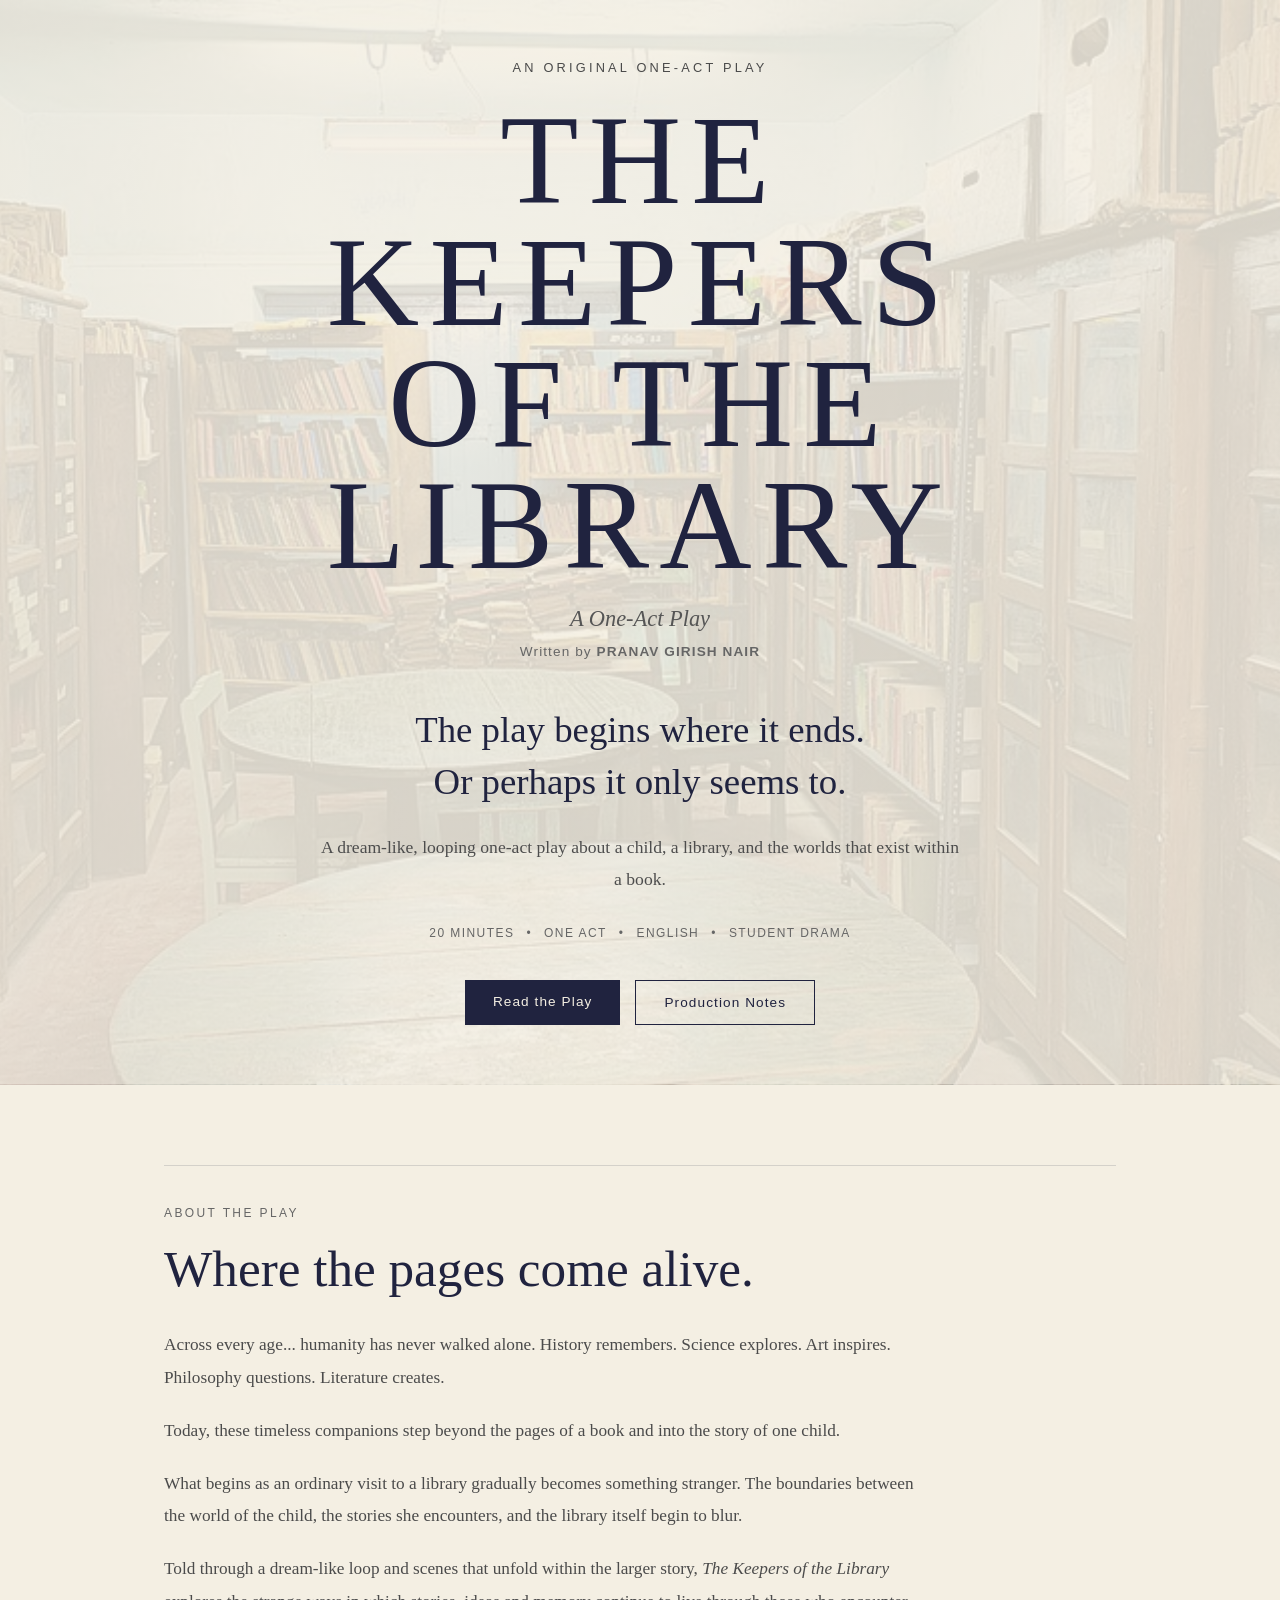
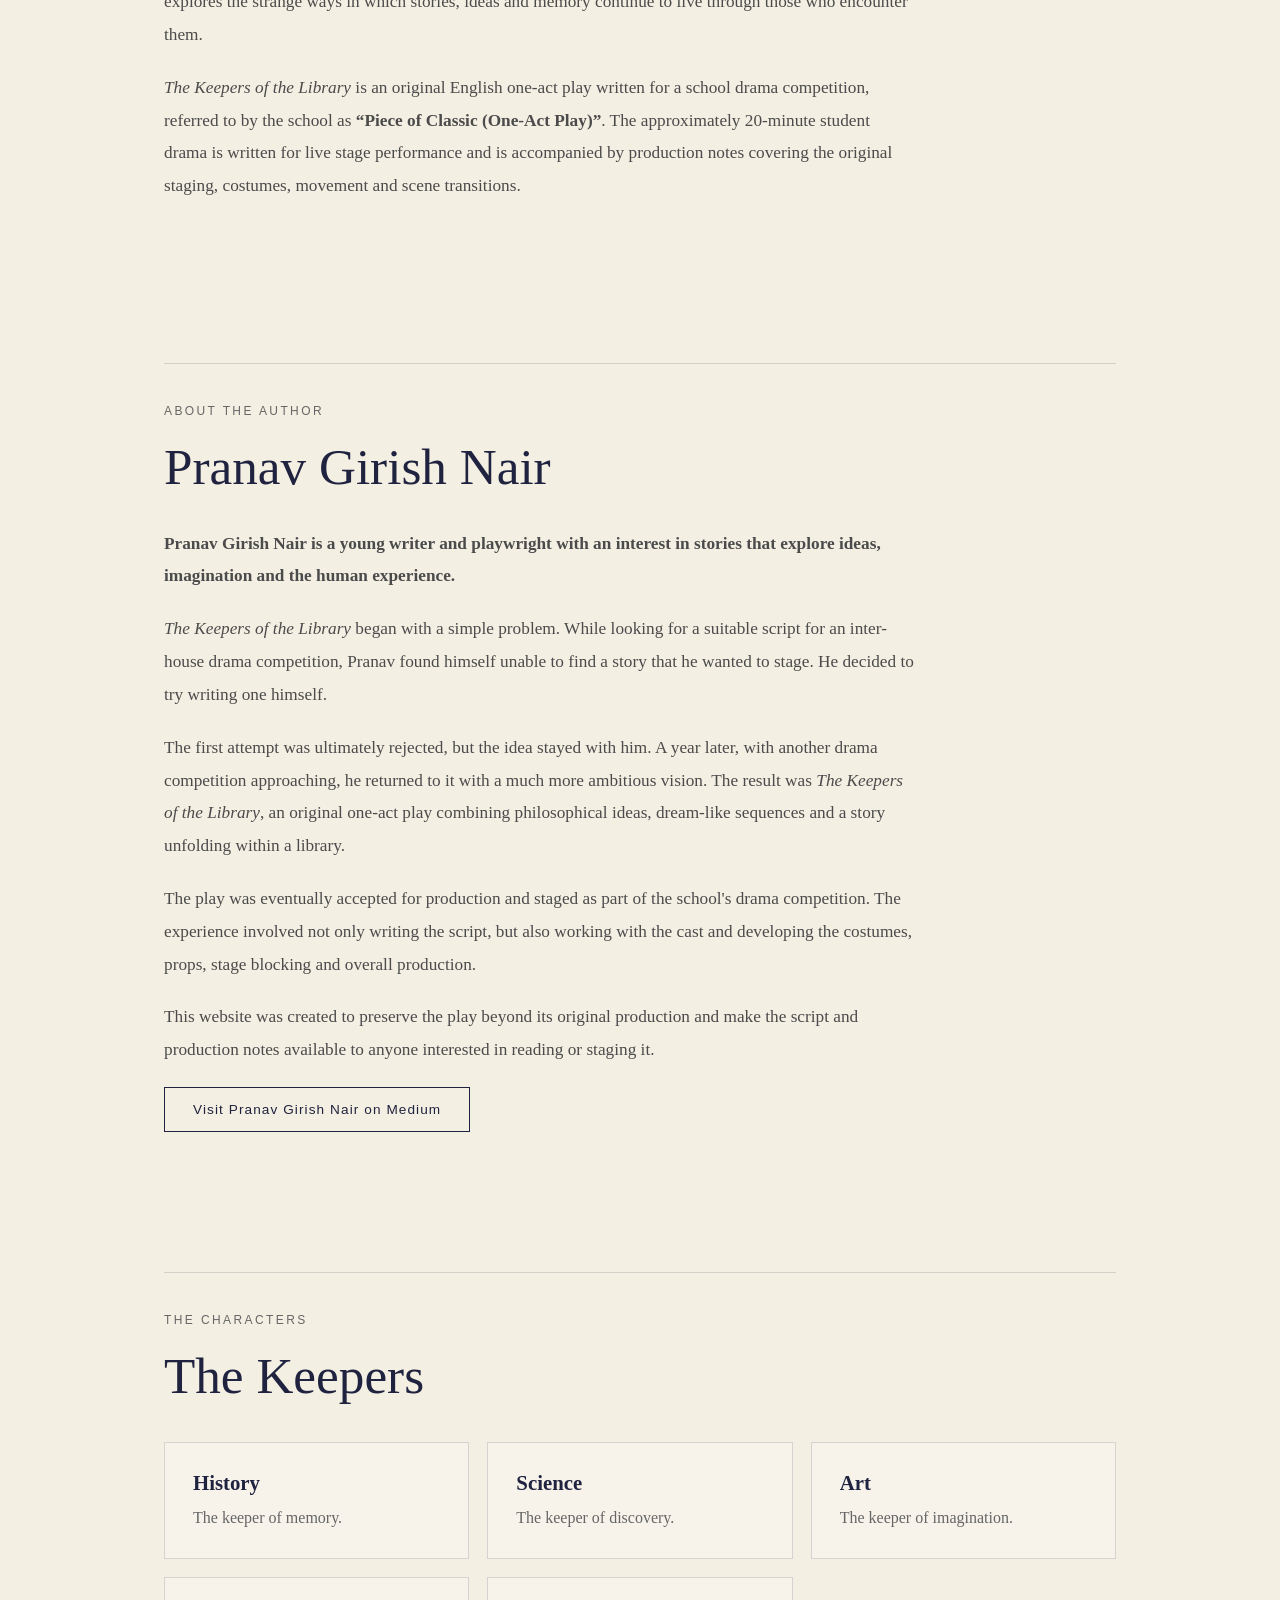
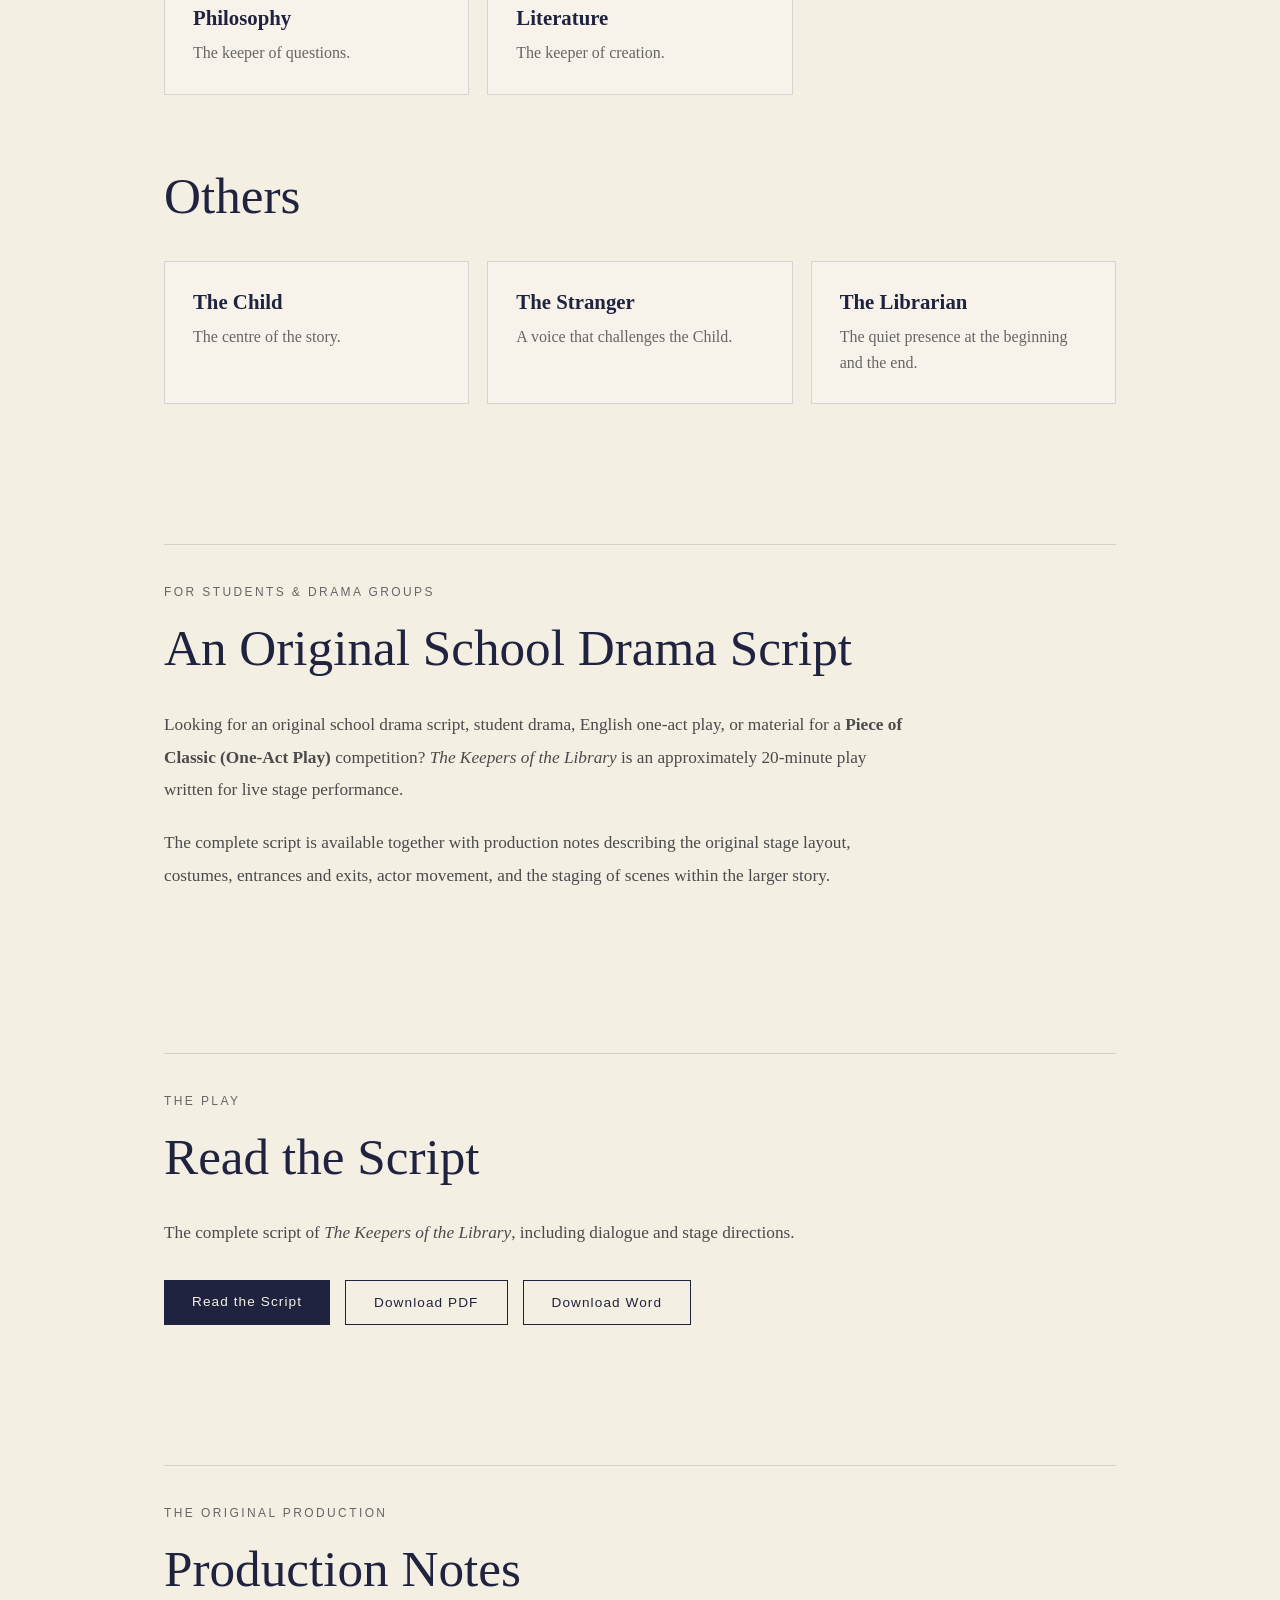
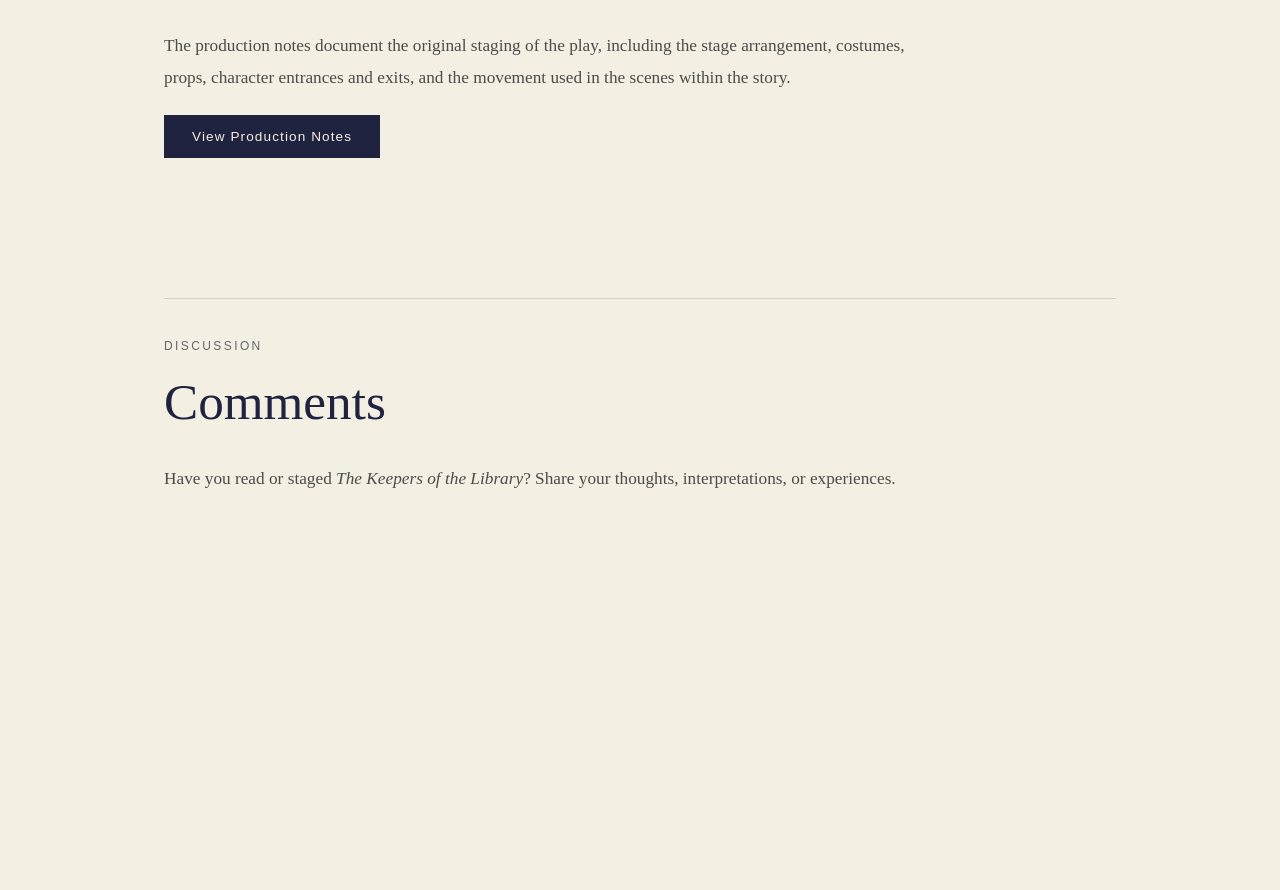
<file: index.html>
<!DOCTYPE html>
<html lang="en">
<head>
    <meta charset="UTF-8">
    <meta name="viewport" content="width=device-width, initial-scale=1.0">

    <title>The Keepers of the Library | Original One-Act Play</title>

    <meta name="description" content="The Keepers of the Library is an original English one-act play by Pranav Girish Nair, written for student drama and Piece of Classic (One-Act Play) competition.">

    <script type="application/ld+json">
    {
      "@context": "https://schema.org",
      "@type": "CreativeWork",
      "name": "The Keepers of the Library",
      "author": {
        "@type": "Person",
        "name": "Pranav Girish Nair"
      },
      "description": "An original English one-act play written for student drama.",
      "url": "https://pgn28.github.io/the-library-play/"
    }
    </script>

    <link rel="stylesheet" href="style.css">
</head>

<body>

    <header class="hero">

        <div class="hero-content">

            <p class="eyebrow">AN ORIGINAL ONE-ACT PLAY</p>

            <h1>THE KEEPERS OF THE LIBRARY</h1>

            <p class="subtitle">A One-Act Play</p>
<p class="author">Written by <strong>PRANAV GIRISH NAIR</strong></p>

            <p class="tagline">
                The play begins where it ends.<br>
                Or perhaps it only seems to.
            </p>

            <p class="description">
                A dream-like, looping one-act play about a child,
                a library, and the worlds that exist within a book.
            </p>

            <div class="details">
                <span>20 MINUTES</span>
                <span>•</span>
                <span>ONE ACT</span>
                <span>•</span>
                <span>ENGLISH</span>
                <span>•</span>
                <span>STUDENT DRAMA</span>
            </div>

            <div class="hero-buttons">
                <a href="#script" class="button primary">
                    Read the Play
                </a>

                <a href="#production" class="button secondary">
                    Production Notes
                </a>
            </div>

        </div>

    </header>

   <main>

    <section id="about" class="content-section">

        <p class="section-label">ABOUT THE PLAY</p>

        <h2>Where the pages come alive.</h2>

        <p>
            Across every age... humanity has never walked alone.
            History remembers. Science explores. Art inspires.
            Philosophy questions. Literature creates.
        </p>

        <p>
            Today, these timeless companions step beyond the pages
            of a book and into the story of one child.
        </p>

        <p>
            What begins as an ordinary visit to a library gradually
            becomes something stranger. The boundaries between the
            world of the child, the stories she encounters, and the
            library itself begin to blur.
        </p>

        <p>
            Told through a dream-like loop and scenes that unfold
            within the larger story, <em>The Keepers of the Library</em> explores
            the strange ways in which stories, ideas and memory
            continue to live through those who encounter them.
        </p>
        <p>
    <em>The Keepers of the Library</em> is an original English
    one-act play written for a school drama competition, referred
    to by the school as <strong>“Piece of Classic (One-Act Play)”</strong>.
    The approximately 20-minute student drama is written for live
    stage performance and is accompanied by production notes covering
    the original staging, costumes, movement and scene transitions.
</p>

    </section>
<section id="author" class="content-section">

    <p class="section-label">ABOUT THE AUTHOR</p>

    <h2>Pranav Girish Nair</h2>

    <p>
        <strong>Pranav Girish Nair is a young writer and playwright
        with an interest in stories that explore ideas, imagination
        and the human experience.</strong>
    </p>

    <p>
        <em>The Keepers of the Library</em> began with a simple problem.
        While looking for a suitable script for an inter-house drama
        competition, Pranav found himself unable to find a story that
        he wanted to stage. He decided to try writing one himself.
    </p>

    <p>
        The first attempt was ultimately rejected, but the idea stayed
        with him. A year later, with another drama competition approaching,
        he returned to it with a much more ambitious vision. The result
        was <em>The Keepers of the Library</em>, an original one-act play
        combining philosophical ideas, dream-like sequences and a story
        unfolding within a library.
    </p>

    <p>
        The play was eventually accepted for production and staged as
        part of the school's drama competition. The experience involved
        not only writing the script, but also working with the cast and
        developing the costumes, props, stage blocking and overall
        production.
    </p>

    <p>
        This website was created to preserve the play beyond its
        original production and make the script and production notes
        available to anyone interested in reading or staging it.
    </p>

    <a href="https://medium.com/@localguardian"
       class="button secondary"
       target="_blank"
       rel="noopener noreferrer">
        Visit Pranav Girish Nair on Medium
    </a>

</section>

    <section id="characters" class="content-section">

        <p class="section-label">THE CHARACTERS</p>

        <h2>The Keepers</h2>

        <div class="character-grid">

            <article class="character-card">
                <h3>History</h3>
                <p>The keeper of memory.</p>
            </article>

            <article class="character-card">
                <h3>Science</h3>
                <p>The keeper of discovery.</p>
            </article>

            <article class="character-card">
                <h3>Art</h3>
                <p>The keeper of imagination.</p>
            </article>

            <article class="character-card">
                <h3>Philosophy</h3>
                <p>The keeper of questions.</p>
            </article>

            <article class="character-card">
                <h3>Literature</h3>
                <p>The keeper of creation.</p>
            </article>

        </div>


        <h2 class="secondary-heading">Others</h2>

        <div class="character-grid">

            <article class="character-card">
                <h3>The Child</h3>
                <p>The centre of the story.</p>
            </article>

            <article class="character-card">
                <h3>The Stranger</h3>
                <p>A voice that challenges the Child.</p>
            </article>

            <article class="character-card">
                <h3>The Librarian</h3>
                <p>The quiet presence at the beginning and the end.</p>
            </article>

        </div>

    </section>
<section id="students" class="content-section">

    <p class="section-label">FOR STUDENTS & DRAMA GROUPS</p>

    <h2>An Original School Drama Script</h2>

    <p>
        Looking for an original school drama script, student drama,
        English one-act play, or material for a
        <strong>Piece of Classic (One-Act Play)</strong> competition?
        <em>The Keepers of the Library</em> is an approximately
        20-minute play written for live stage performance.
    </p>

    <p>
        The complete script is available together with production
        notes describing the original stage layout, costumes,
        entrances and exits, actor movement, and the staging of
        scenes within the larger story.
    </p>

</section>

    <section id="script" class="content-section">

        <p class="section-label">THE PLAY</p>

        <h2>Read the Script</h2>

        <p>
            The complete script of <em>The Keepers of the Library</em>, including
            dialogue and stage directions.
        </p>

<div class="download-buttons">

    <a href="read-script.html"
       class="button primary">
        Read the Script
    </a>

    <a href="assets/documents/The-Keepers-of-the-Library-One-Act-Play.pdf"
       class="button secondary"
       target="_blank">
        Download PDF
    </a>

    <a href="assets/documents/The-Keepers-of-the-Library-One-Act-Play.docx"
       class="button secondary"
       download>
        Download Word
    </a>

</div>

    </section>


    <section id="production" class="content-section">

        <p class="section-label">THE ORIGINAL PRODUCTION</p>

        <h2>Production Notes</h2>

        <p>
            The production notes document the original staging of
            the play, including the stage arrangement, costumes,
            props, character entrances and exits, and the movement
            used in the scenes within the story.
        </p>

        <a href="production-notes.html" class="button primary">
            View Production Notes
        </a>

    </section>


    <section id="comments" class="content-section">

        <p class="section-label">DISCUSSION</p>

        <h2>Comments</h2>

        <p>
            Have you read or staged <em>The Keepers of the Library</em>?
            Share your thoughts, interpretations, or experiences.
        </p>

        <!-- Remarkbox -->
        <div id="remarkbox-div">
          <noscript>
            <iframe id="remarkbox-iframe"
                    src="https://my.remarkbox.com/embed?nojs=true&mode=light"
                    style="height:600px;width:100%;border:none!important"
                    tabindex="0"></iframe>
          </noscript>
        </div>

        <script src="https://my.remarkbox.com/static/js/iframe-resizer/iframeResizer.min.js"></script>

        <script>
          var rb_owner_key = "698da224-95b8-11f1-bef5-040140774501";
          var thread_uri = window.location.href;
          var thread_title = window.document.title;
          var thread_fragment = window.location.hash;

          var rb_src = "https://my.remarkbox.com/embed" +
              "?rb_owner_key=" + rb_owner_key +
              "&thread_title=" + encodeURI(thread_title) +
              "&thread_uri=" + encodeURIComponent(thread_uri) +
              "&mode=light" +
              thread_fragment;

          function create_remarkbox_iframe() {
            var ifrm = document.createElement("iframe");
            ifrm.setAttribute("id", "remarkbox-iframe");
            ifrm.setAttribute("scrolling", "no");
            ifrm.setAttribute("src", rb_src);
            ifrm.setAttribute("frameborder", "0");
            ifrm.setAttribute("tabindex", "0");
            ifrm.setAttribute("title", "Remarkbox");
            ifrm.style.width = "100%";
            document.getElementById("remarkbox-div").appendChild(ifrm);
          }

          create_remarkbox_iframe();

          iFrameResize(
            {
              checkOrigin: ["https://my.remarkbox.com"],
              inPageLinks: true,
              initCallback: function(e) {
                e.iFrameResizer.moveToAnchor(thread_fragment);
              }
            },
            document.getElementById("remarkbox-iframe")
          );
        </script>

    </section>

</main>

</body>
</html>
</file>
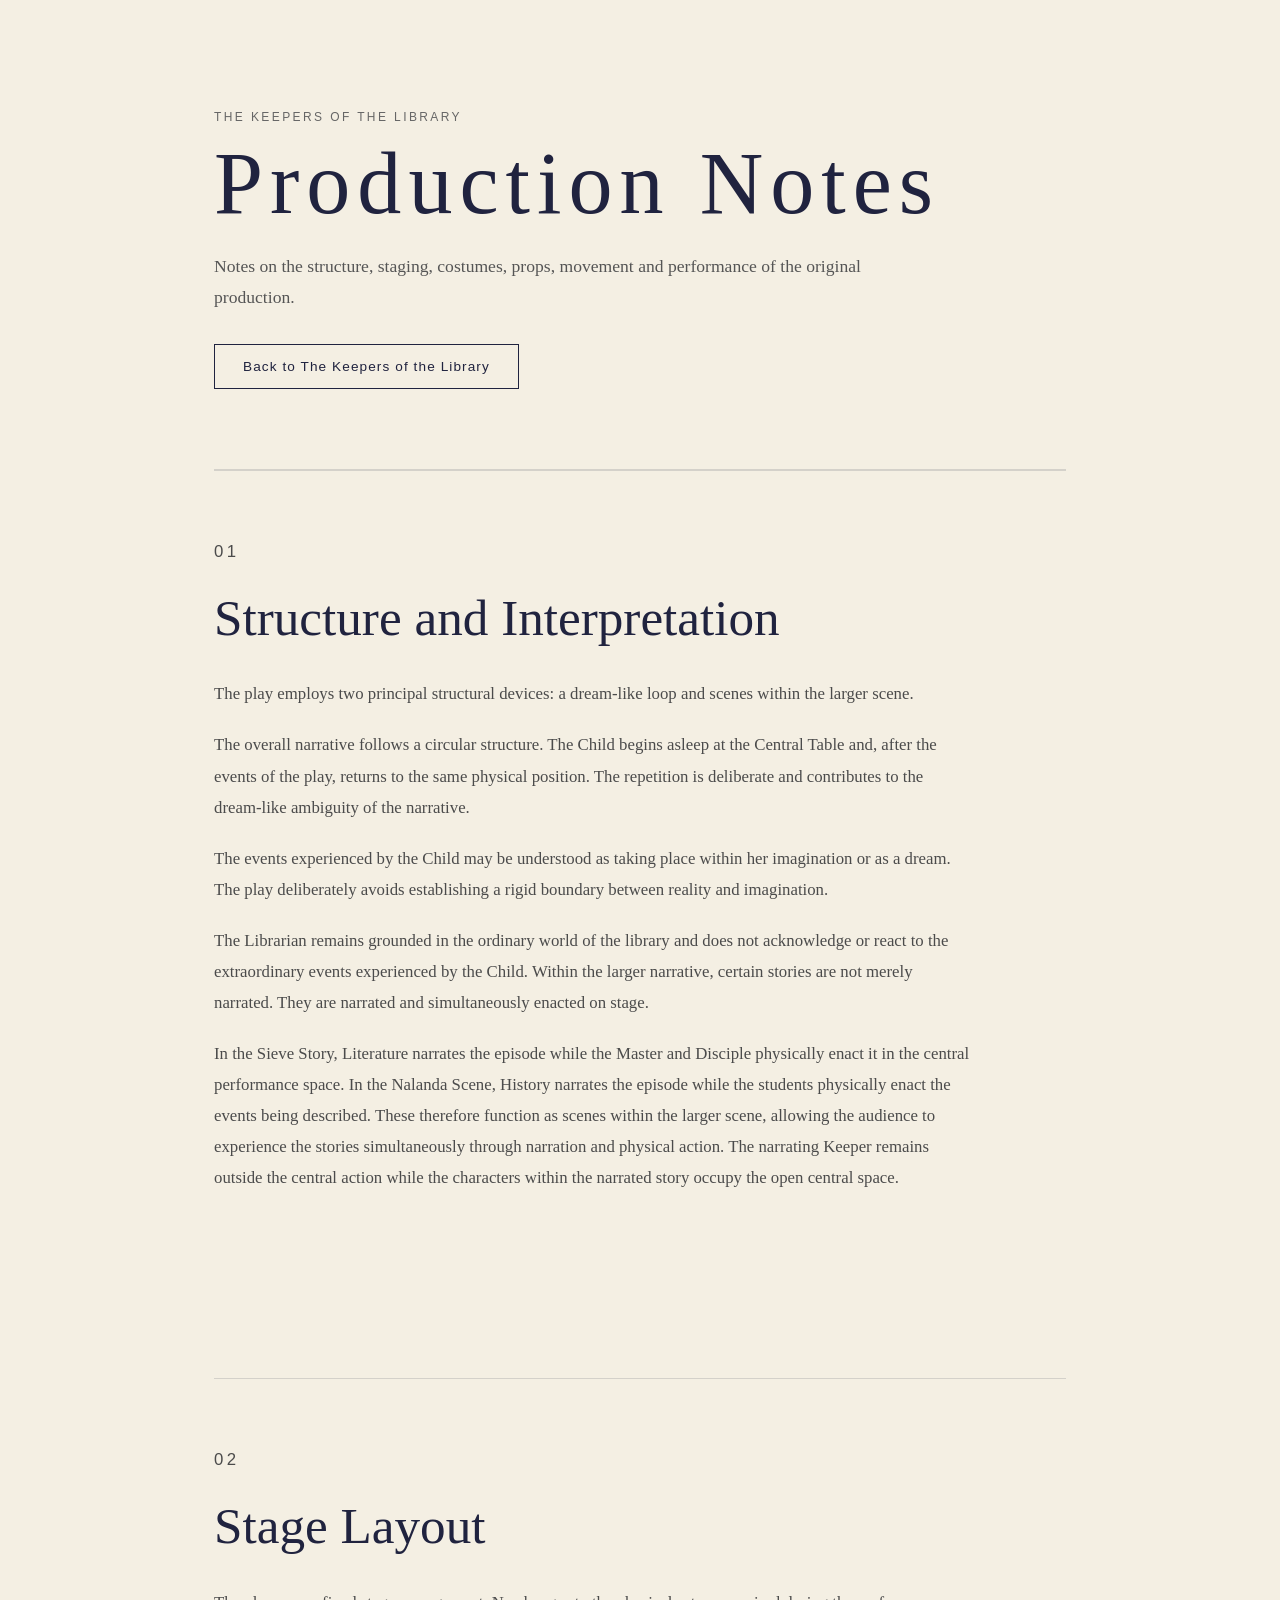
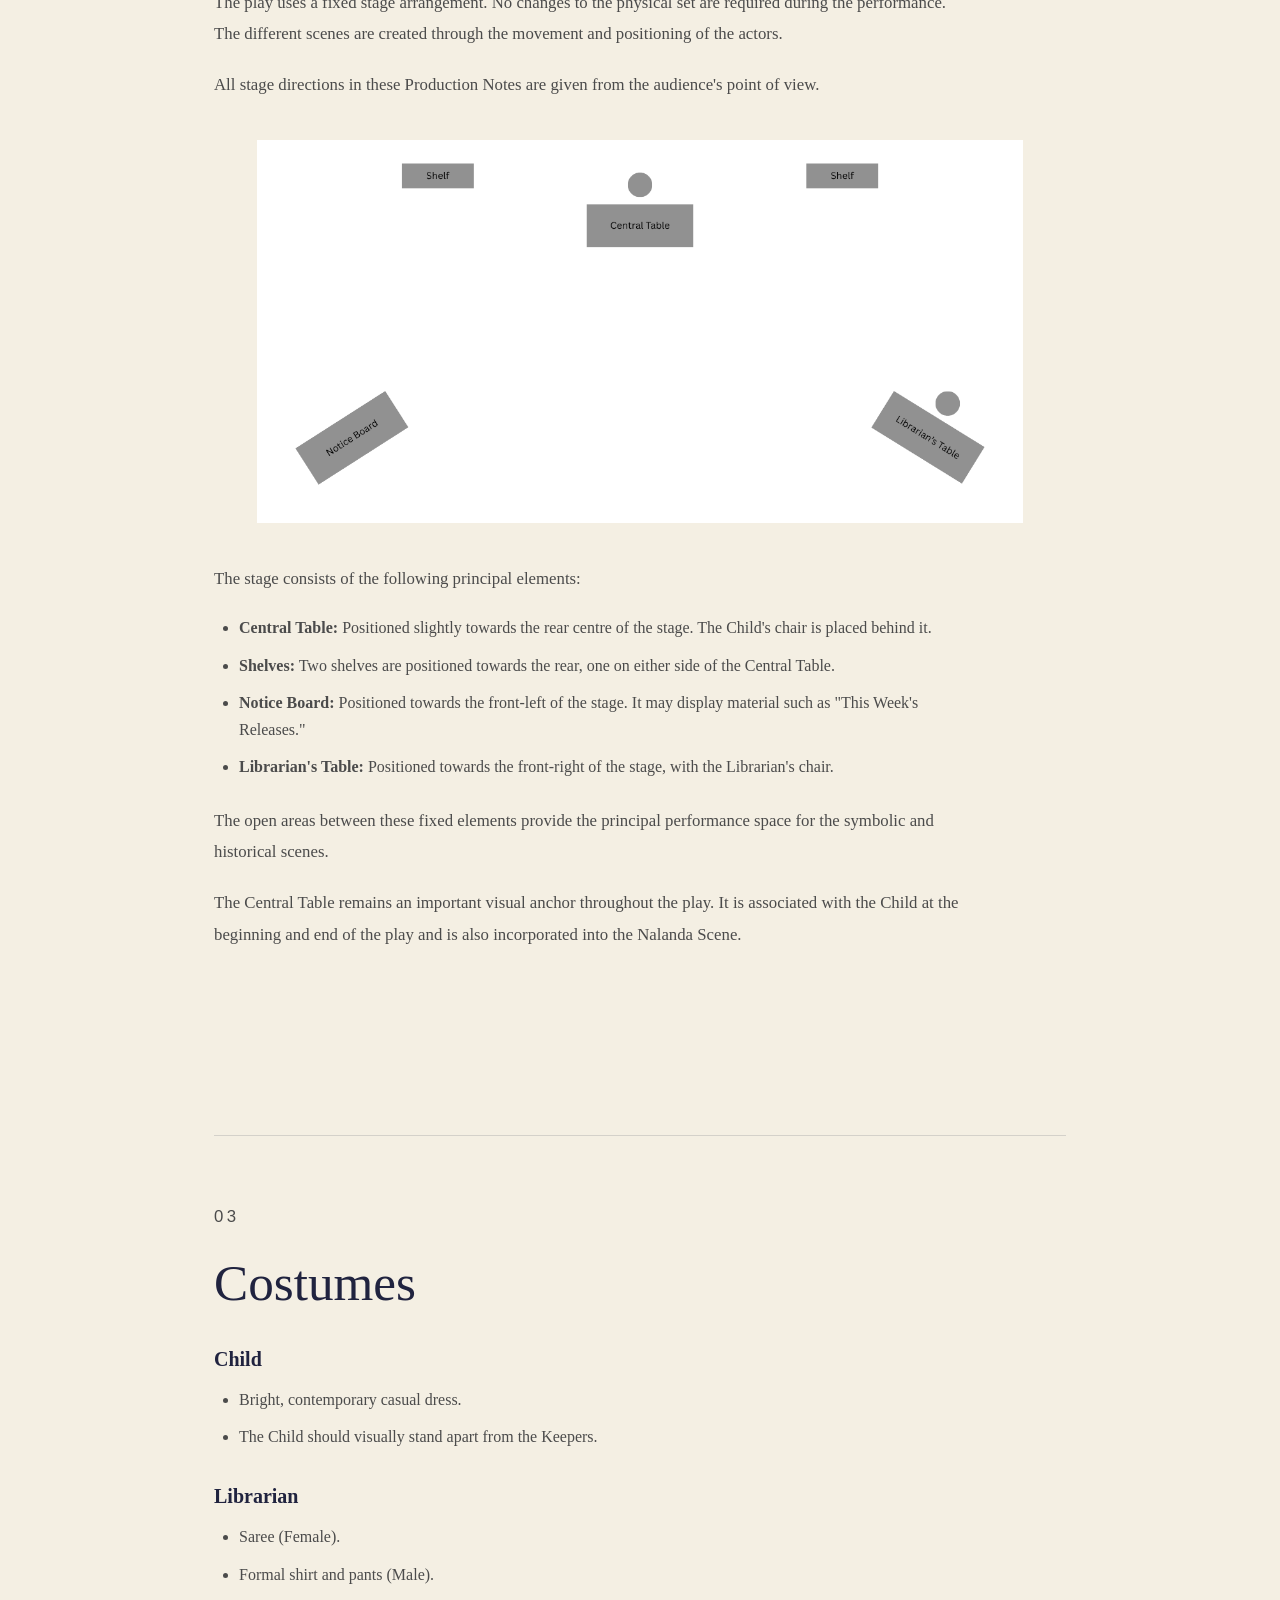
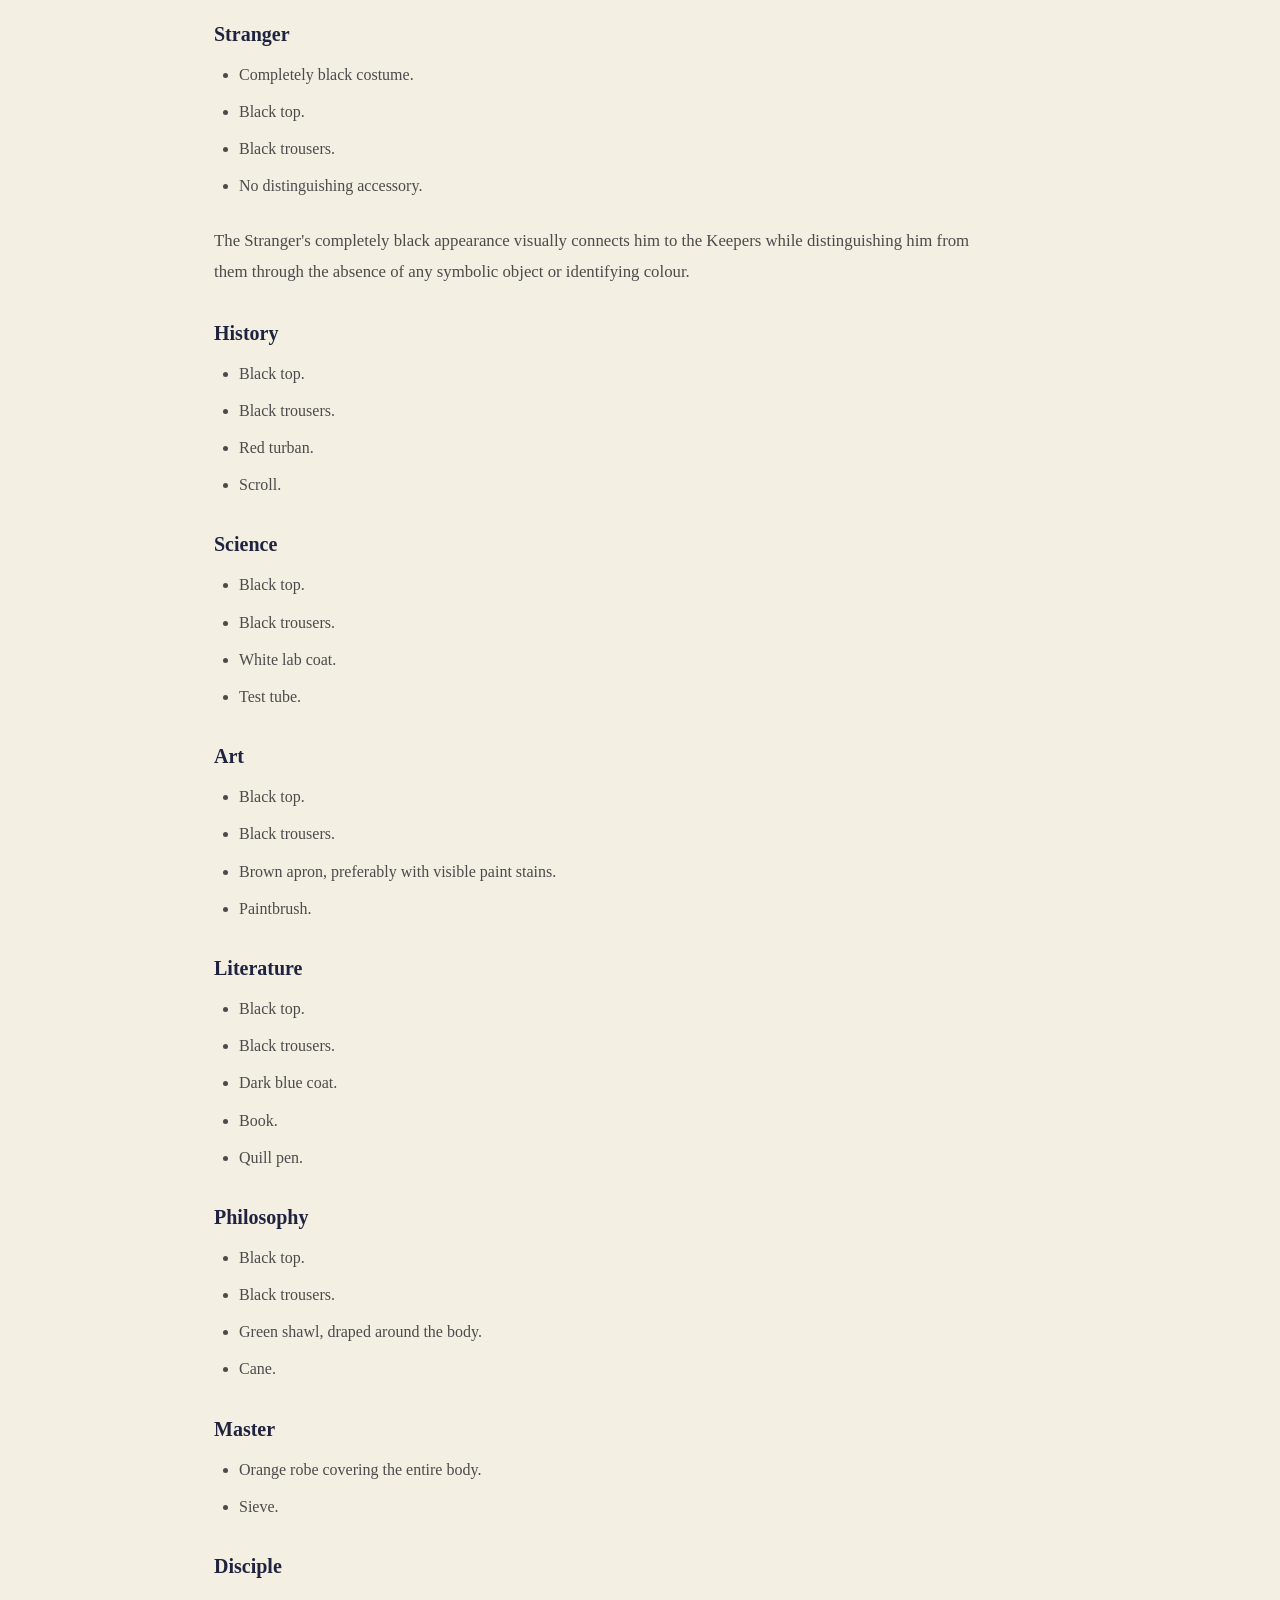
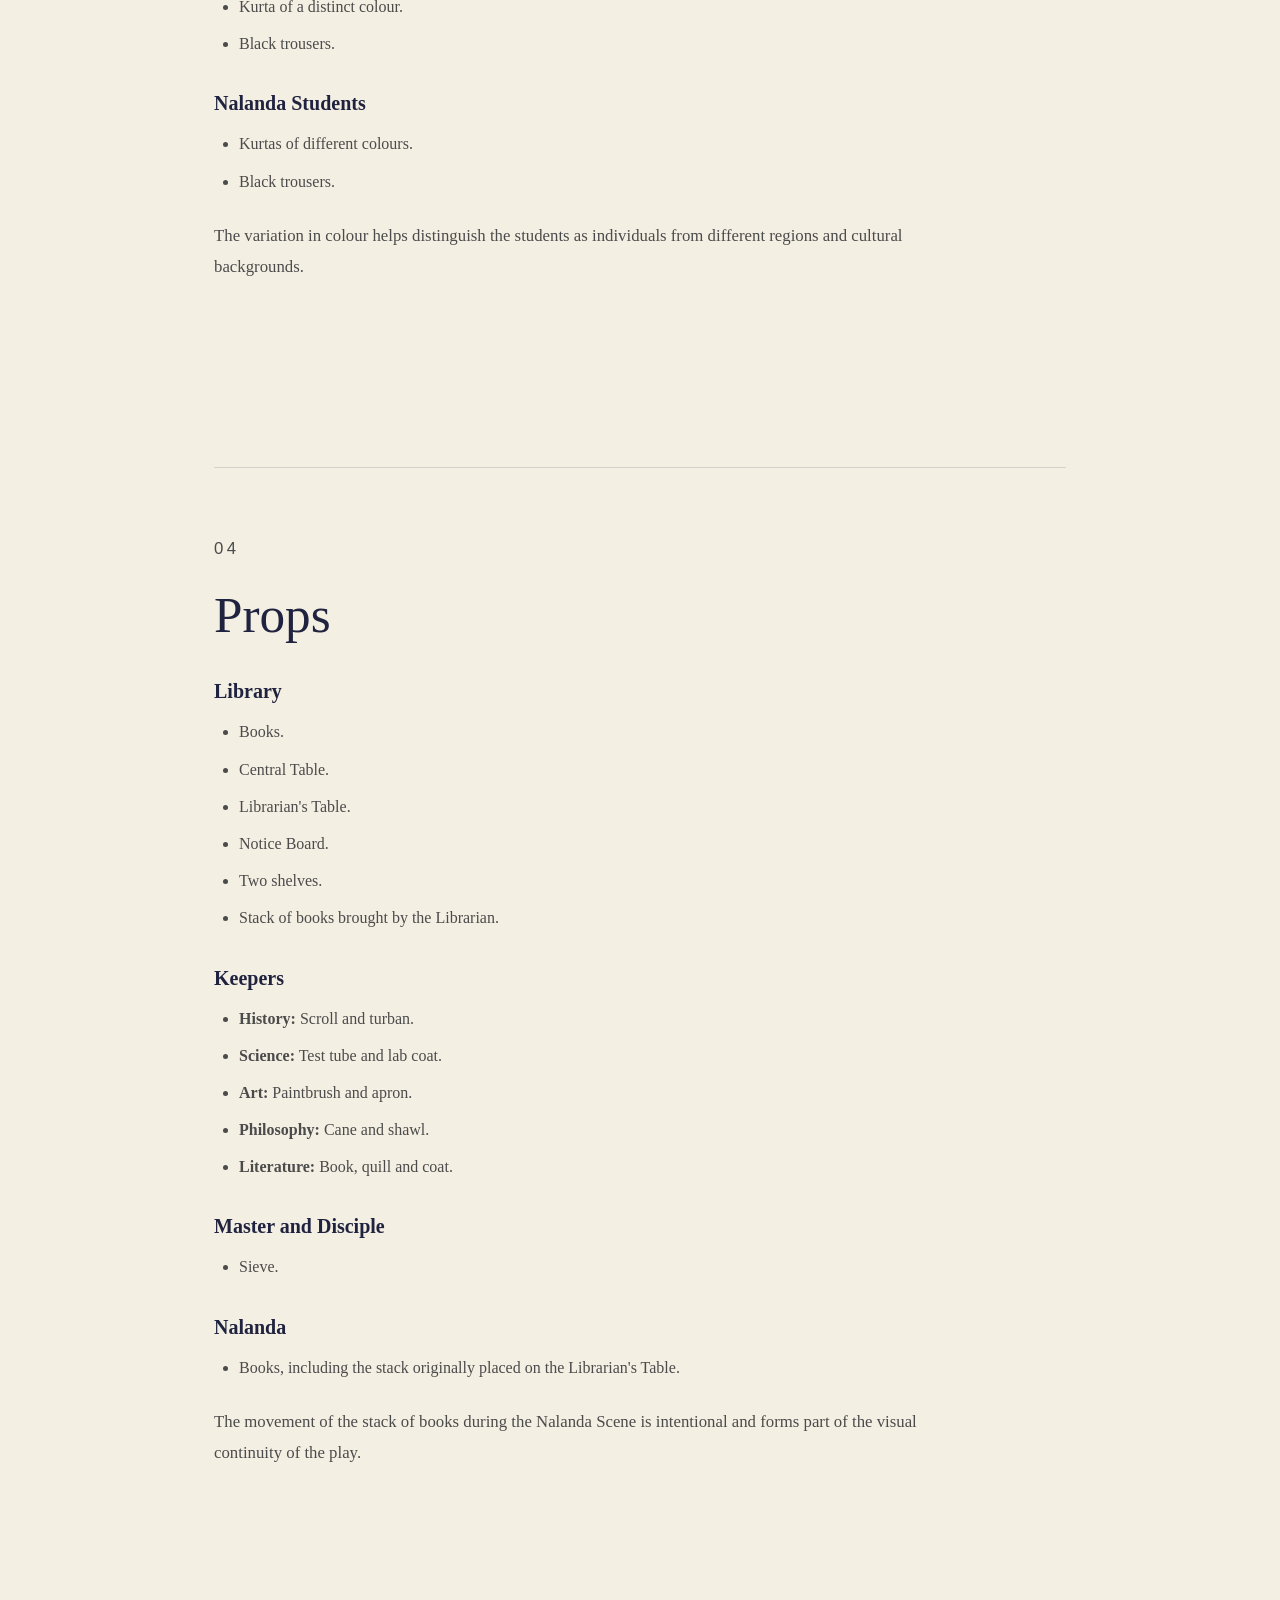
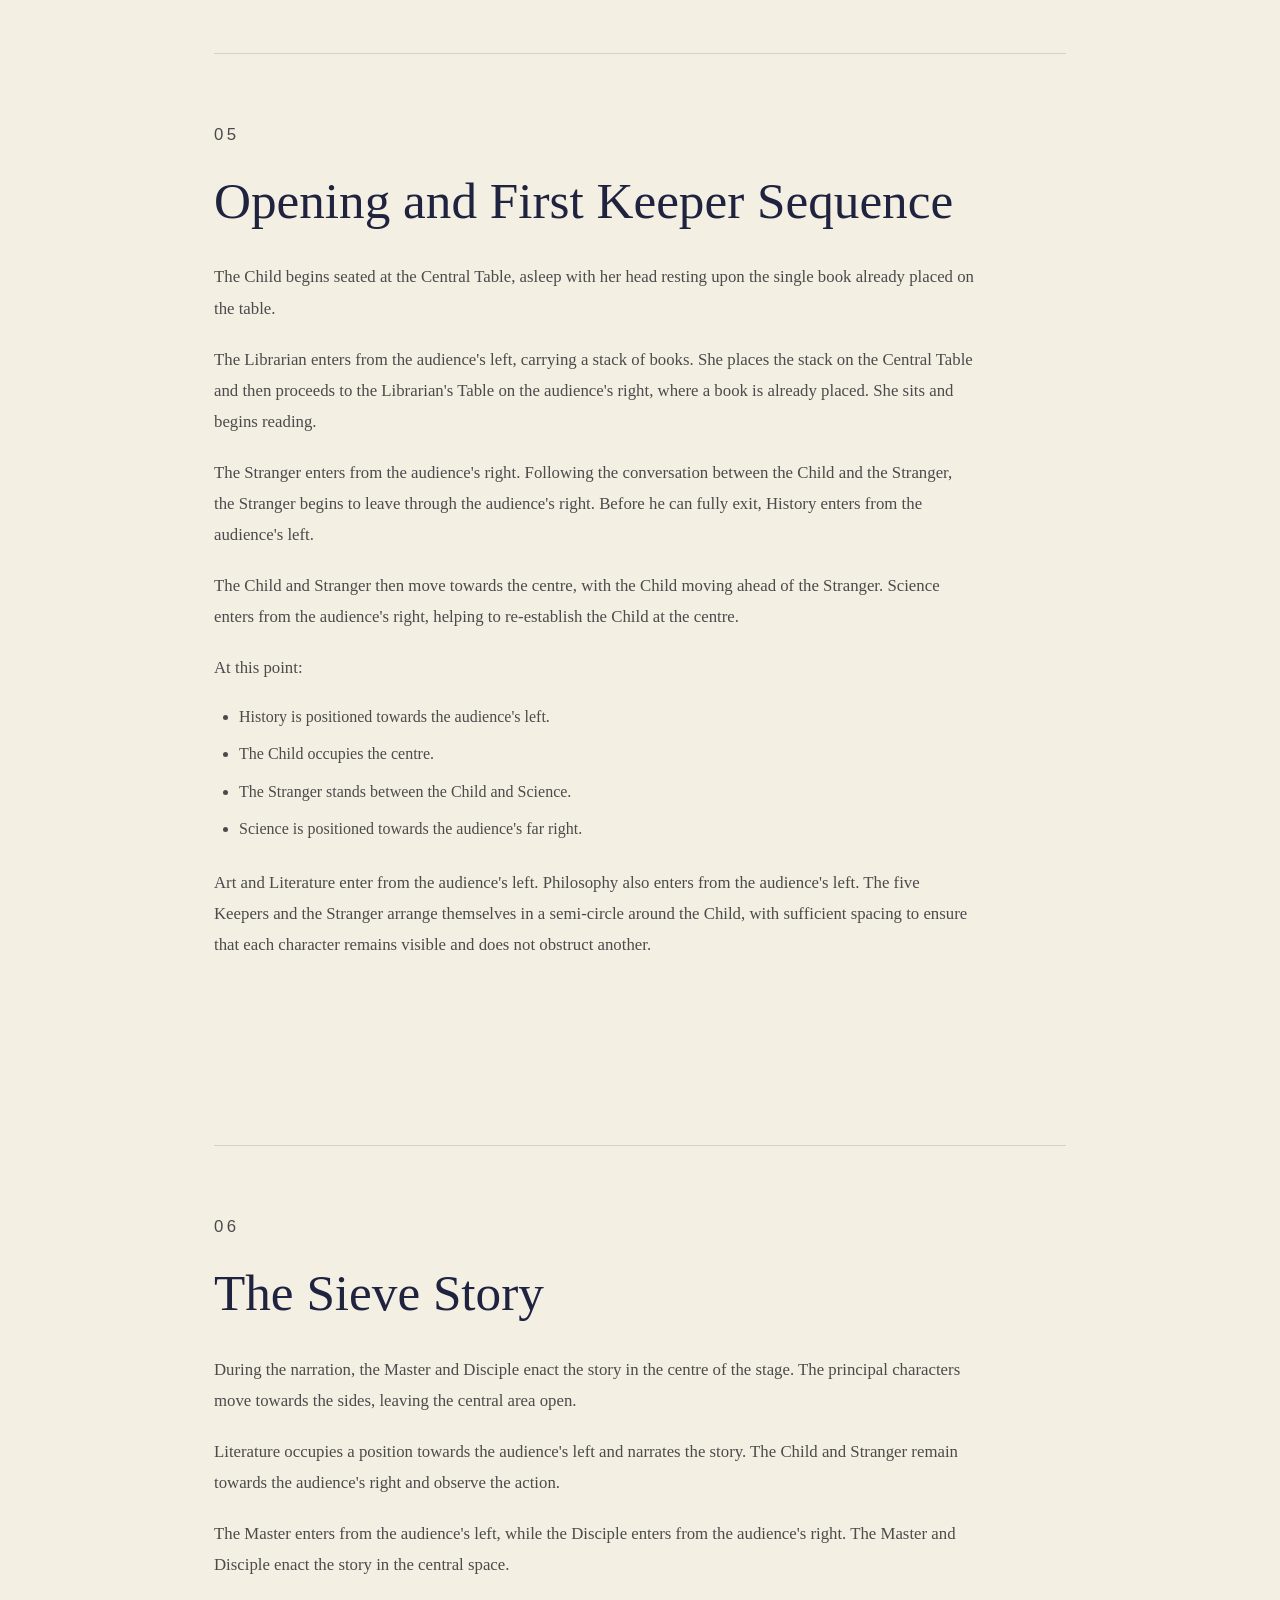
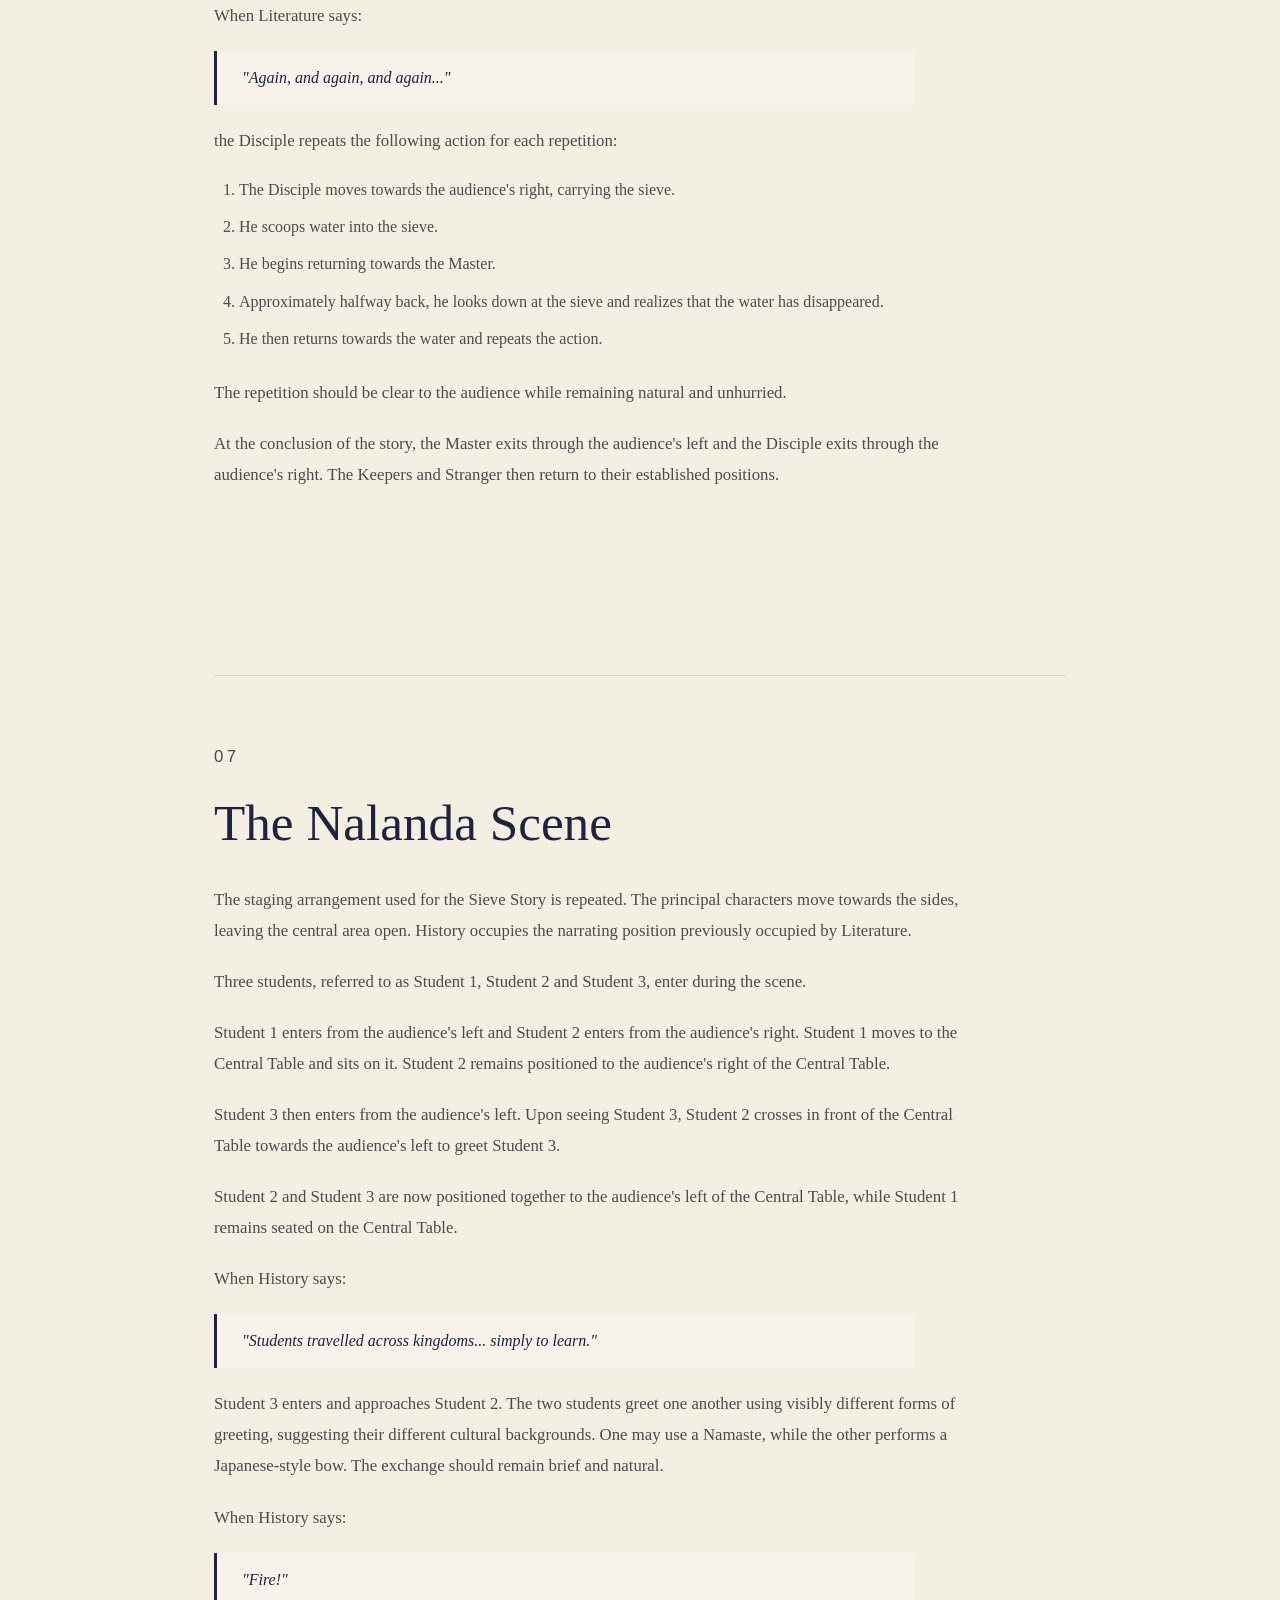
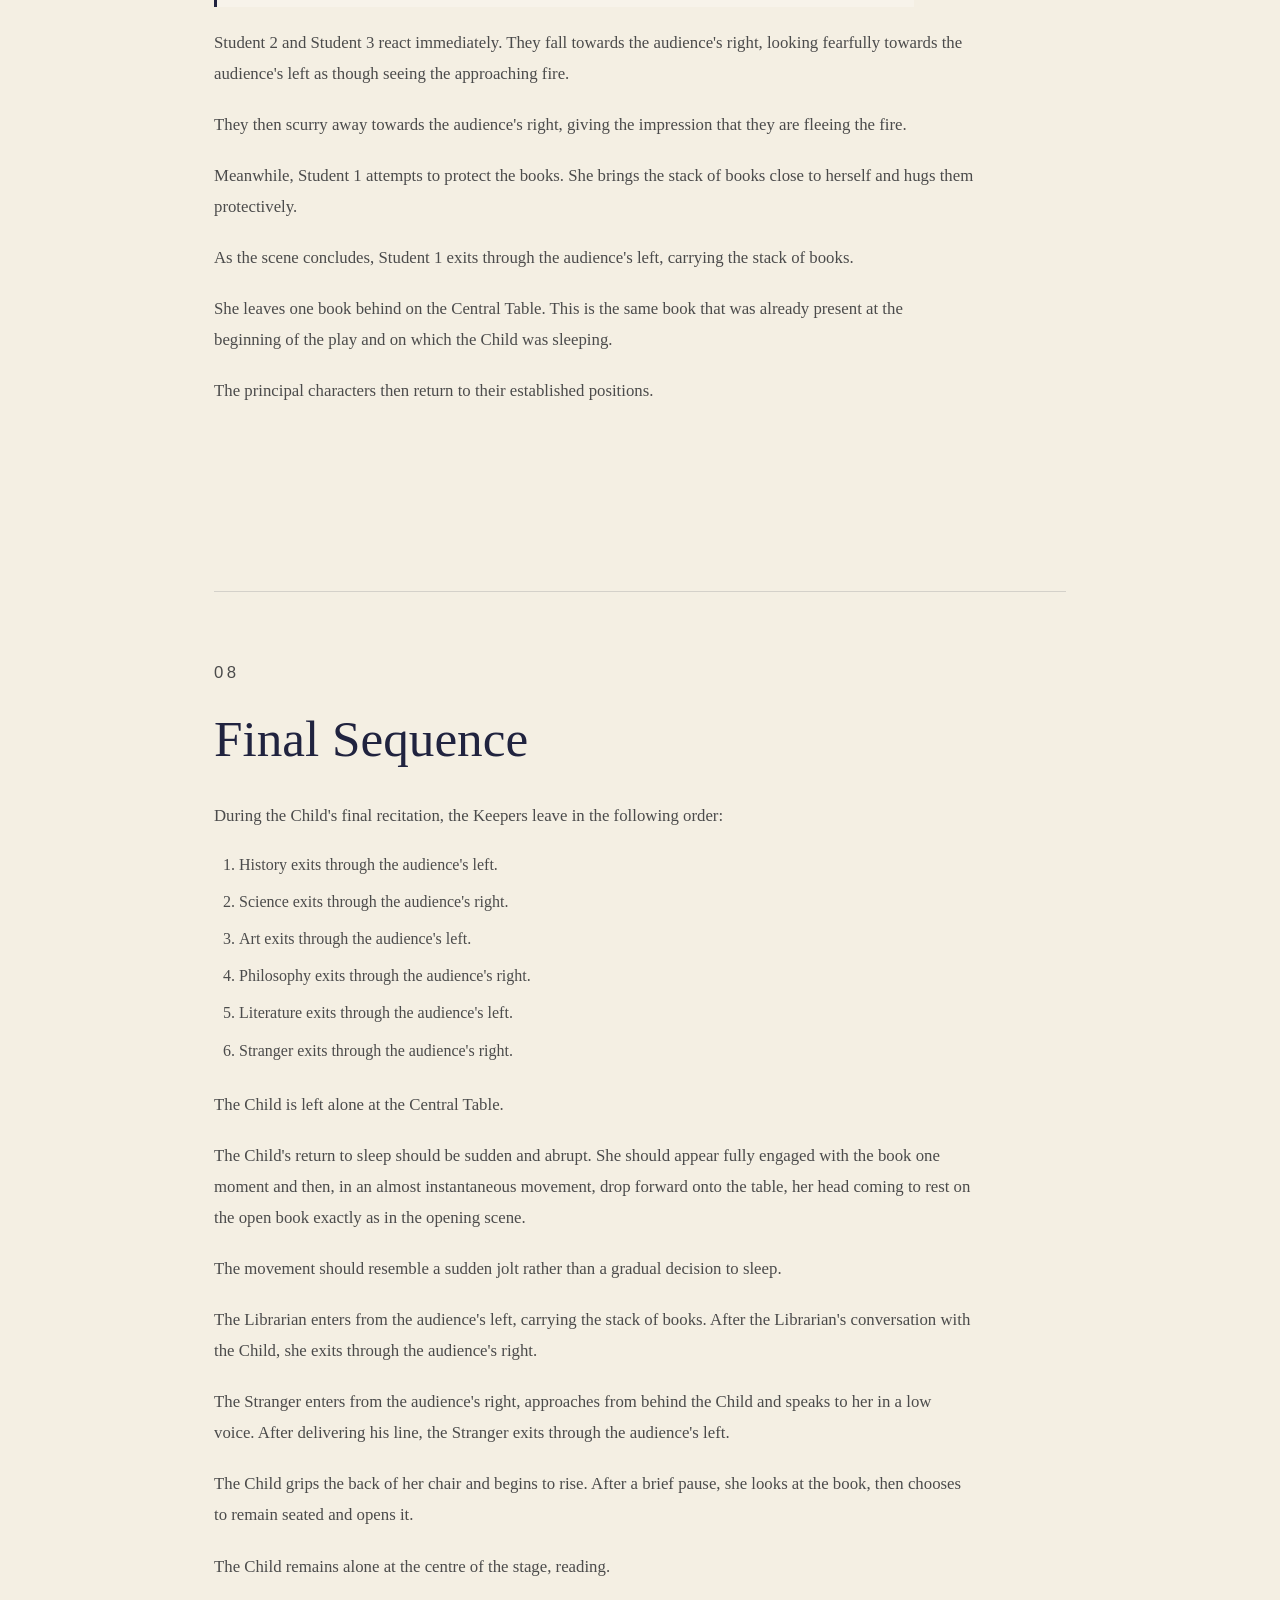
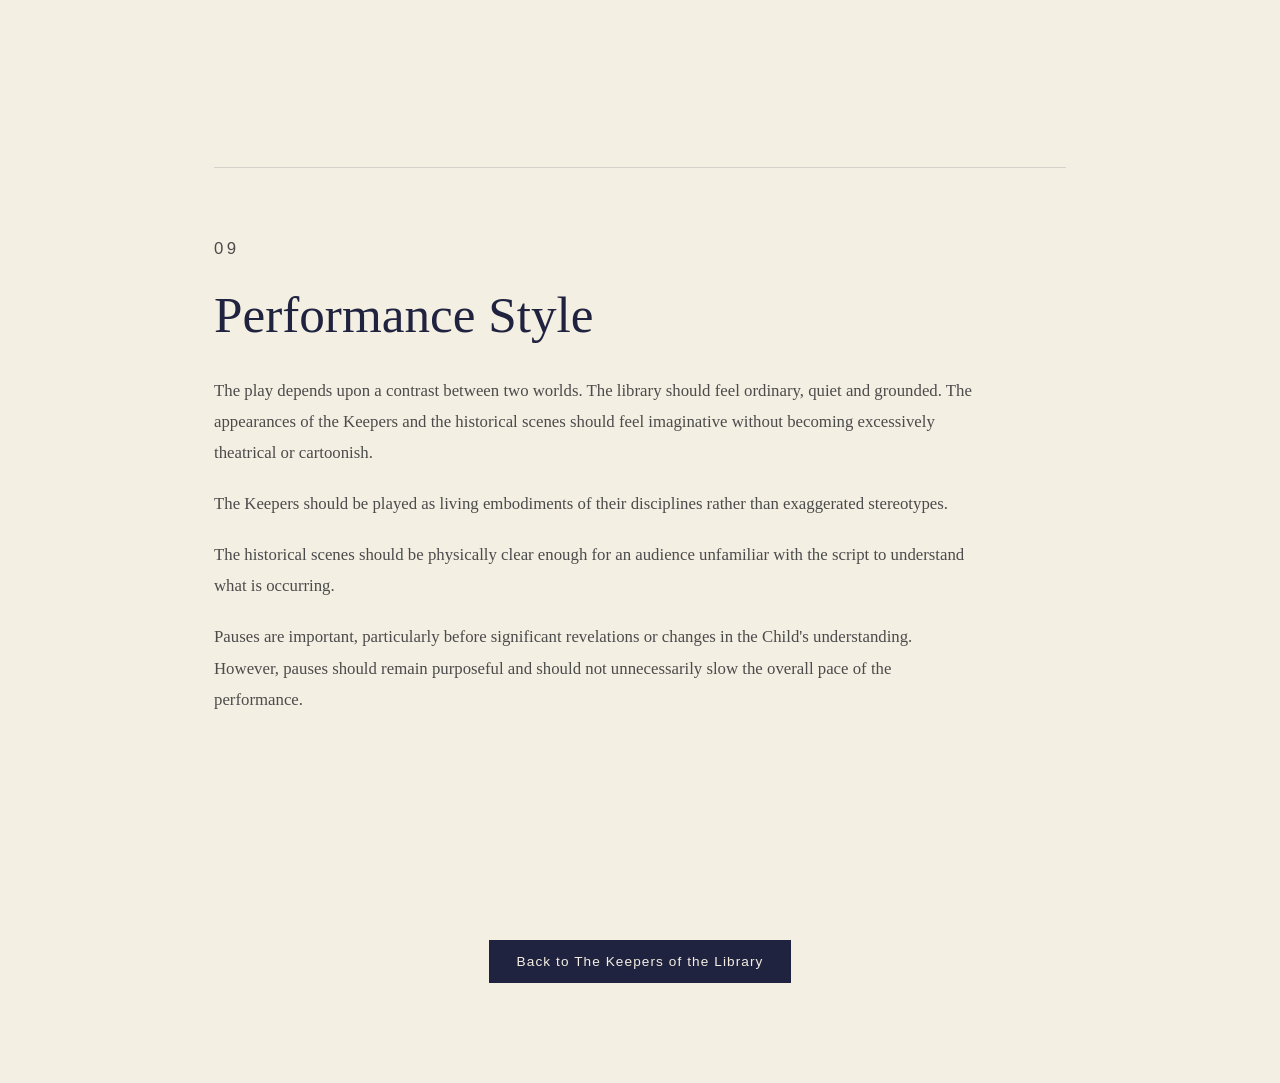
<file: production-notes.html>
<!DOCTYPE html>
<html lang="en">

<head>

    <meta charset="UTF-8">

    <meta name="viewport"
          content="width=device-width, initial-scale=1.0">

   <title>The Keepers of the Library | Production Notes</title>
    <meta name="description" content="Production notes for The Keepers of the Library, an original English one-act play by Pranav Girish Nair, including staging, costumes, props, stage layout and character movement.">

    <link rel="stylesheet" href="style.css">

</head>

<body>

    <main class="production-page">

        <!-- HEADER -->

        <header class="production-header">

            <p class="section-label">THE KEEPERS OF THE LIBRARY</p>

            <h1>Production Notes</h1>

            <p class="production-intro">
                Notes on the structure, staging, costumes, props,
                movement and performance of the original production.
            </p>

            <a href="index.html" class="button secondary">
                Back to The Keepers of the Library
            </a>

        </header>


        <!-- 1. STRUCTURE AND INTERPRETATION -->

        <section class="content-section">

            <p class="section-label">01</p>

            <h2>Structure and Interpretation</h2>

            <p>
                The play employs two principal structural devices:
                a dream-like loop and scenes within the larger scene.
            </p>

            <p>
                The overall narrative follows a circular structure.
                The Child begins asleep at the Central Table and,
                after the events of the play, returns to the same
                physical position. The repetition is deliberate and
                contributes to the dream-like ambiguity of the narrative.
            </p>

            <p>
                The events experienced by the Child may be understood
                as taking place within her imagination or as a dream.
                The play deliberately avoids establishing a rigid
                boundary between reality and imagination.
            </p>

            <p>
                The Librarian remains grounded in the ordinary world
                of the library and does not acknowledge or react to
                the extraordinary events experienced by the Child.
                Within the larger narrative, certain stories are not
                merely narrated. They are narrated and simultaneously
                enacted on stage.
            </p>

            <p>
                In the Sieve Story, Literature narrates the episode
                while the Master and Disciple physically enact it in
                the central performance space. In the Nalanda Scene,
                History narrates the episode while the students
                physically enact the events being described. These
                therefore function as scenes within the larger scene,
                allowing the audience to experience the stories
                simultaneously through narration and physical action.
                The narrating Keeper remains outside the central action
                while the characters within the narrated story occupy
                the open central space.
            </p>

        </section>


        <!-- 2. STAGE LAYOUT -->

        <section class="content-section">

            <p class="section-label">02</p>

            <h2>Stage Layout</h2>

            <p>
                The play uses a fixed stage arrangement. No changes
                to the physical set are required during the performance.
                The different scenes are created through the movement
                and positioning of the actors.
            </p>

            <p>
                All stage directions in these Production Notes are
                given from the audience's point of view.
            </p>
            <div class="stage-layout-image">
    <img src="assets/images/stage-layout.png"
         alt="Stage layout of The Keepers of the Library">
</div>

            <p>
                The stage consists of the following principal elements:
            </p>

            <ul>

                <li>
                    <strong>Central Table:</strong>
                    Positioned slightly towards the rear centre of
                    the stage. The Child's chair is placed behind it.
                </li>

                <li>
                    <strong>Shelves:</strong>
                    Two shelves are positioned towards the rear,
                    one on either side of the Central Table.
                </li>

                <li>
                    <strong>Notice Board:</strong>
                    Positioned towards the front-left of the stage.
                    It may display material such as
                    "This Week's Releases."
                </li>

                <li>
                    <strong>Librarian's Table:</strong>
                    Positioned towards the front-right of the stage,
                    with the Librarian's chair.
                </li>

            </ul>

            <p>
                The open areas between these fixed elements provide
                the principal performance space for the symbolic and
                historical scenes.
            </p>

            <p>
                The Central Table remains an important visual anchor
                throughout the play. It is associated with the Child
                at the beginning and end of the play and is also
                incorporated into the Nalanda Scene.
            </p>

        </section>


        <!-- 3. COSTUMES -->

        <section class="content-section">

            <p class="section-label">03</p>

            <h2>Costumes</h2>


            <h3>Child</h3>

            <ul>
                <li>Bright, contemporary casual dress.</li>

                <li>
                    The Child should visually stand apart from
                    the Keepers.
                </li>
            </ul>


           <h3>Librarian</h3>

<ul>
    <li>Saree (Female).</li>
    <li>Formal shirt and pants (Male).</li>
</ul>


            <h3>Stranger</h3>

            <ul>
                <li>Completely black costume.</li>
                <li>Black top.</li>
                <li>Black trousers.</li>
                <li>No distinguishing accessory.</li>
            </ul>

            <p>
                The Stranger's completely black appearance visually
                connects him to the Keepers while distinguishing him
                from them through the absence of any symbolic object
                or identifying colour.
            </p>


            <h3>History</h3>

            <ul>
                <li>Black top.</li>
                <li>Black trousers.</li>
                <li>Red turban.</li>
                <li>Scroll.</li>
            </ul>


            <h3>Science</h3>

            <ul>
                <li>Black top.</li>
                <li>Black trousers.</li>
                <li>White lab coat.</li>
                <li>Test tube.</li>
            </ul>


            <h3>Art</h3>

            <ul>
                <li>Black top.</li>
                <li>Black trousers.</li>
                <li>Brown apron, preferably with visible paint stains.</li>
                <li>Paintbrush.</li>
            </ul>


            <h3>Literature</h3>

            <ul>
                <li>Black top.</li>
                <li>Black trousers.</li>
                <li>Dark blue coat.</li>
                <li>Book.</li>
                <li>Quill pen.</li>
            </ul>


            <h3>Philosophy</h3>

            <ul>
                <li>Black top.</li>
                <li>Black trousers.</li>
                <li>Green shawl, draped around the body.</li>
                <li>Cane.</li>
            </ul>


            <h3>Master</h3>

            <ul>
                <li>Orange robe covering the entire body.</li>
                <li>Sieve.</li>
            </ul>


            <h3>Disciple</h3>

            <ul>
                <li>Kurta of a distinct colour.</li>
                <li>Black trousers.</li>
            </ul>


            <h3>Nalanda Students</h3>

            <ul>
                <li>Kurtas of different colours.</li>
                <li>Black trousers.</li>
            </ul>

            <p>
                The variation in colour helps distinguish the students
                as individuals from different regions and cultural
                backgrounds.
            </p>

        </section>


        <!-- 4. PROPS -->

        <section class="content-section">

            <p class="section-label">04</p>

            <h2>Props</h2>


            <h3>Library</h3>

            <ul>
                <li>Books.</li>
                <li>Central Table.</li>
                <li>Librarian's Table.</li>
                <li>Notice Board.</li>
                <li>Two shelves.</li>
                <li>Stack of books brought by the Librarian.</li>
            </ul>


            <h3>Keepers</h3>

            <ul>
                <li><strong>History:</strong> Scroll and turban.</li>
                <li><strong>Science:</strong> Test tube and lab coat.</li>
                <li><strong>Art:</strong> Paintbrush and apron.</li>
                <li><strong>Philosophy:</strong> Cane and shawl.</li>
                <li><strong>Literature:</strong> Book, quill and coat.</li>
            </ul>


            <h3>Master and Disciple</h3>

            <ul>
                <li>Sieve.</li>
            </ul>


            <h3>Nalanda</h3>

            <ul>
                <li>
                    Books, including the stack originally placed on
                    the Librarian's Table.
                </li>
            </ul>

            <p>
                The movement of the stack of books during the Nalanda
                Scene is intentional and forms part of the visual
                continuity of the play.
            </p>

        </section>


        <!-- 5. OPENING AND FIRST KEEPER SEQUENCE -->

        <section class="content-section">

            <p class="section-label">05</p>

            <h2>Opening and First Keeper Sequence</h2>

            <p>
                The Child begins seated at the Central Table, asleep
                with her head resting upon the single book already
                placed on the table.
            </p>

            <p>
                The Librarian enters from the audience's left,
                carrying a stack of books. She places the stack on
                the Central Table and then proceeds to the Librarian's
                Table on the audience's right, where a book is already
                placed. She sits and begins reading.
            </p>

            <p>
                The Stranger enters from the audience's right.
                Following the conversation between the Child and the
                Stranger, the Stranger begins to leave through the
                audience's right. Before he can fully exit, History
                enters from the audience's left.
            </p>

            <p>
                The Child and Stranger then move towards the centre,
                with the Child moving ahead of the Stranger. Science
                enters from the audience's right, helping to
                re-establish the Child at the centre.
            </p>

            <p>
                At this point:
            </p>

            <ul>
                <li>History is positioned towards the audience's left.</li>

                <li>The Child occupies the centre.</li>

                <li>
                    The Stranger stands between the Child and Science.
                </li>

                <li>
                    Science is positioned towards the audience's
                    far right.
                </li>
            </ul>

            <p>
                Art and Literature enter from the audience's left.
                Philosophy also enters from the audience's left.
                The five Keepers and the Stranger arrange themselves
                in a semi-circle around the Child, with sufficient
                spacing to ensure that each character remains visible
                and does not obstruct another.
            </p>

        </section>


        <!-- 6. SIEVE STORY -->

        <section class="content-section">

            <p class="section-label">06</p>

            <h2>The Sieve Story</h2>

            <p>
                During the narration, the Master and Disciple enact
                the story in the centre of the stage. The principal
                characters move towards the sides, leaving the central
                area open.
            </p>

            <p>
                Literature occupies a position towards the audience's
                left and narrates the story. The Child and Stranger
                remain towards the audience's right and observe the
                action.
            </p>

            <p>
                The Master enters from the audience's left, while the
                Disciple enters from the audience's right. The Master
                and Disciple enact the story in the central space.
            </p>

            <p>
                When Literature says:
            </p>

            <blockquote>
                "Again, and again, and again..."
            </blockquote>

            <p>
                the Disciple repeats the following action for each
                repetition:
            </p>

            <ol>
                <li>
                    The Disciple moves towards the audience's right,
                    carrying the sieve.
                </li>

                <li>
                    He scoops water into the sieve.
                </li>

                <li>
                    He begins returning towards the Master.
                </li>

                <li>
                    Approximately halfway back, he looks down at
                    the sieve and realizes that the water has
                    disappeared.
                </li>

                <li>
                    He then returns towards the water and repeats
                    the action.
                </li>
            </ol>

            <p>
                The repetition should be clear to the audience while
                remaining natural and unhurried.
            </p>

            <p>
                At the conclusion of the story, the Master exits
                through the audience's left and the Disciple exits
                through the audience's right. The Keepers and Stranger
                then return to their established positions.
            </p>

        </section>


        <!-- 7. NALANDA SCENE -->

        <section class="content-section">

            <p class="section-label">07</p>

            <h2>The Nalanda Scene</h2>

            <p>
                The staging arrangement used for the Sieve Story is
                repeated. The principal characters move towards the
                sides, leaving the central area open. History occupies
                the narrating position previously occupied by Literature.
            </p>

            <p>
                Three students, referred to as Student 1, Student 2
                and Student 3, enter during the scene.
            </p>

            <p>
                Student 1 enters from the audience's left and Student 2
                enters from the audience's right. Student 1 moves to
                the Central Table and sits on it. Student 2 remains
                positioned to the audience's right of the Central Table.
            </p>

            <p>
                Student 3 then enters from the audience's left.
                Upon seeing Student 3, Student 2 crosses in front of
                the Central Table towards the audience's left to greet
                Student 3.
            </p>

            <p>
                Student 2 and Student 3 are now positioned together to
                the audience's left of the Central Table, while
                Student 1 remains seated on the Central Table.
            </p>

            <p>
                When History says:
            </p>

            <blockquote>
                "Students travelled across kingdoms... simply to learn."
            </blockquote>

            <p>
                Student 3 enters and approaches Student 2. The two
                students greet one another using visibly different
                forms of greeting, suggesting their different cultural
                backgrounds. One may use a Namaste, while the other
                performs a Japanese-style bow. The exchange should
                remain brief and natural.
            </p>

            <p>
                When History says:
            </p>

            <blockquote>
                "Fire!"
            </blockquote>

            <p>
                Student 2 and Student 3 react immediately. They fall
                towards the audience's right, looking fearfully towards
                the audience's left as though seeing the approaching
                fire.
            </p>

            <p>
                They then scurry away towards the audience's right,
                giving the impression that they are fleeing the fire.
            </p>

            <p>
                Meanwhile, Student 1 attempts to protect the books.
                She brings the stack of books close to herself and
                hugs them protectively.
            </p>

            <p>
                As the scene concludes, Student 1 exits through the
                audience's left, carrying the stack of books.
            </p>

            <p>
                She leaves one book behind on the Central Table. This
                is the same book that was already present at the
                beginning of the play and on which the Child was
                sleeping.
            </p>

            <p>
                The principal characters then return to their
                established positions.
            </p>

        </section>


        <!-- 8. FINAL SEQUENCE -->

        <section class="content-section">

            <p class="section-label">08</p>

            <h2>Final Sequence</h2>

            <p>
                During the Child's final recitation, the Keepers leave
                in the following order:
            </p>

            <ol>
                <li>History exits through the audience's left.</li>

                <li>Science exits through the audience's right.</li>

                <li>Art exits through the audience's left.</li>

                <li>Philosophy exits through the audience's right.</li>

                <li>Literature exits through the audience's left.</li>

                <li>Stranger exits through the audience's right.</li>
            </ol>

            <p>
                The Child is left alone at the Central Table.
            </p>

            <p>
                The Child's return to sleep should be sudden and abrupt.
                She should appear fully engaged with the book one
                moment and then, in an almost instantaneous movement,
                drop forward onto the table, her head coming to rest
                on the open book exactly as in the opening scene.
            </p>

            <p>
                The movement should resemble a sudden jolt rather than
                a gradual decision to sleep.
            </p>

            <p>
                The Librarian enters from the audience's left,
                carrying the stack of books. After the Librarian's
                conversation with the Child, she exits through the
                audience's right.
            </p>

            <p>
                The Stranger enters from the audience's right,
                approaches from behind the Child and speaks to her
                in a low voice. After delivering his line, the
                Stranger exits through the audience's left.
            </p>

            <p>
                The Child grips the back of her chair and begins to
                rise. After a brief pause, she looks at the book,
                then chooses to remain seated and opens it.
            </p>

            <p>
                The Child remains alone at the centre of the stage,
                reading.
            </p>

        </section>


        <!-- 9. PERFORMANCE STYLE -->

        <section class="content-section">

            <p class="section-label">09</p>

            <h2>Performance Style</h2>

            <p>
                The play depends upon a contrast between two worlds.
                The library should feel ordinary, quiet and grounded.
                The appearances of the Keepers and the historical
                scenes should feel imaginative without becoming
                excessively theatrical or cartoonish.
            </p>

            <p>
                The Keepers should be played as living embodiments
                of their disciplines rather than exaggerated
                stereotypes.
            </p>

            <p>
                The historical scenes should be physically clear
                enough for an audience unfamiliar with the script
                to understand what is occurring.
            </p>

            <p>
                Pauses are important, particularly before significant
                revelations or changes in the Child's understanding.
                However, pauses should remain purposeful and should
                not unnecessarily slow the overall pace of the
                performance.
            </p>

        </section>


        <!-- FOOTER -->

        <footer class="production-footer">

            <a href="index.html" class="button primary">
                Back to The Keepers of the Library
            </a>

        </footer>

    </main>

</body>

</html>
</file>
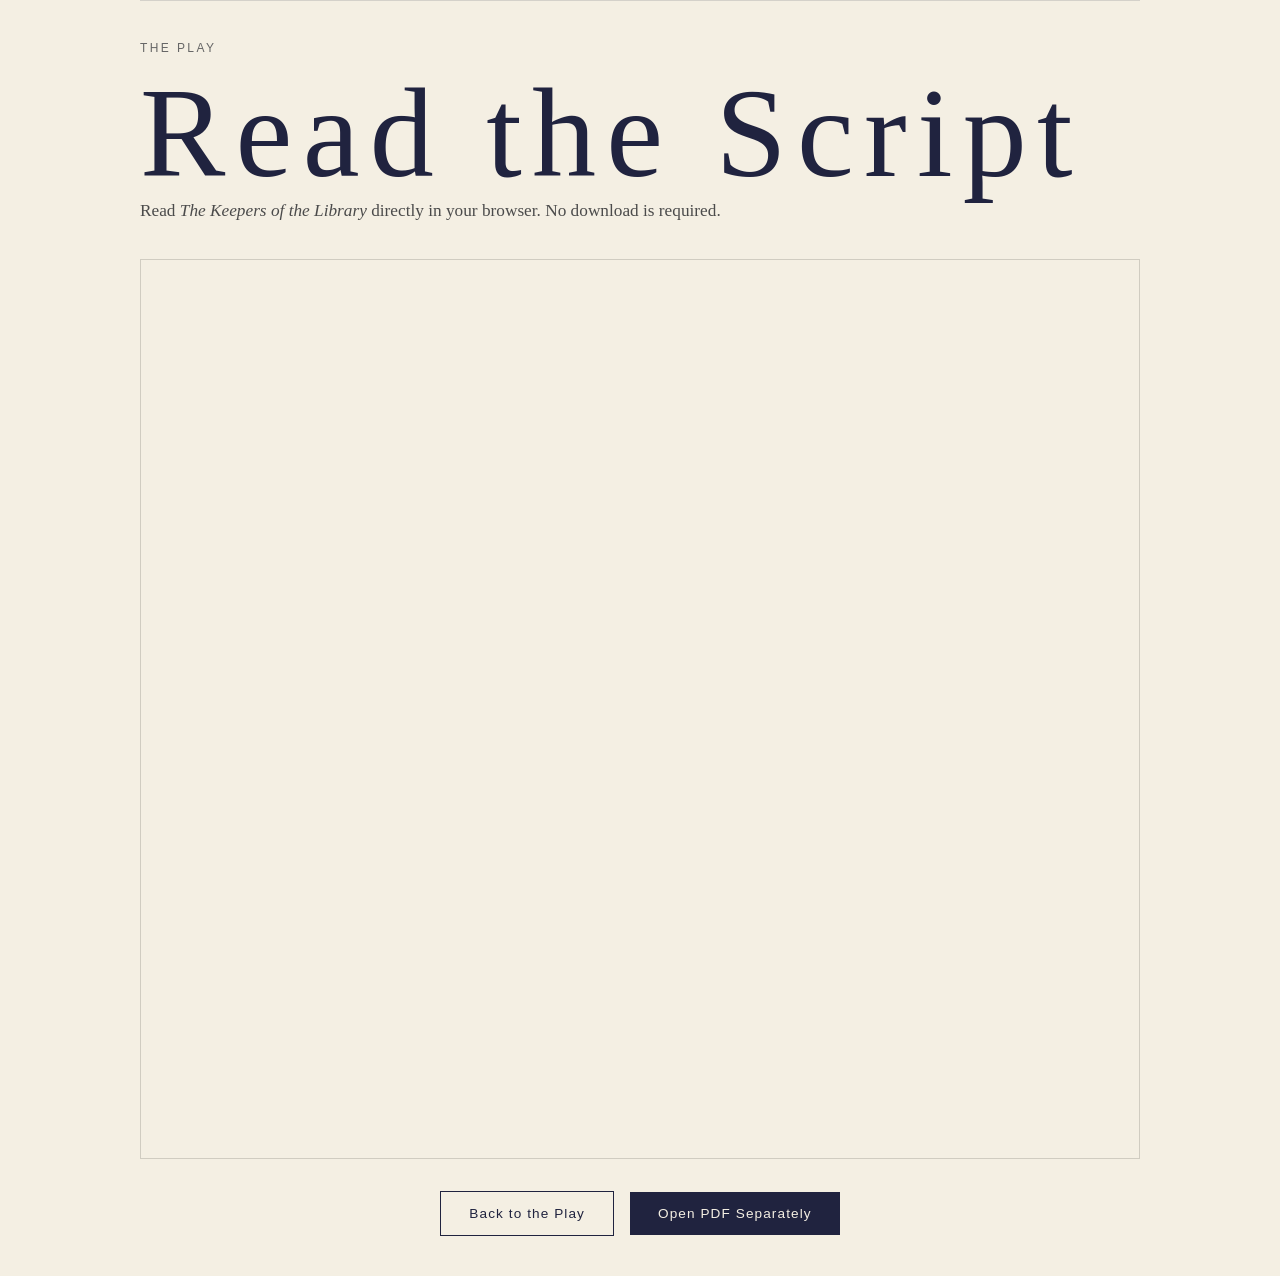
<file: read-script.html>
<!DOCTYPE html>
<html lang="en">
<head>
    <meta charset="UTF-8">
    <meta name="viewport" content="width=device-width, initial-scale=1.0">

<title>Read The Keepers of the Library | One-Act Play Script</title>

<meta name="description" content="Read the complete script of The Keepers of the Library, an original approximately 20-minute English one-act play by Pranav Girish Nair.">

    <link rel="stylesheet" href="style.css">
</head>

<body>

    <main class="content-section">

        <p class="section-label">THE PLAY</p>

        <h1>Read the Script</h1>

        <p>
            Read <em>The Keepers of the Library</em> directly in your
            browser. No download is required.
        </p>

        <div class="script-reader">

            <iframe
                src="assets/documents/The-Keepers-of-the-Library-One-Act-Play.pdf"
                title="The Keepers of the Library - Full Script"
                width="100%"
                height="900">
            </iframe>

        </div>

        <div class="reader-actions">

            <a href="index.html#script"
               class="button secondary">
                Back to the Play
            </a>

            <a href="assets/documents/The-Keepers-of-the-Library-One-Act-Play.pdf"
               class="button primary"
               target="_blank">
                Open PDF Separately
            </a>

        </div>

    </main>

</body>
</html>
</file>
<file: style.css>
* {
    box-sizing: border-box;
    margin: 0;
    padding: 0;
}

body {
    background: #f4efe3;
    color: #252525;
    font-family: Georgia, "Times New Roman", serif;
}

/* HERO */

.hero {
    min-height: 100vh;
    display: flex;
    justify-content: center;
    align-items: center;
    text-align: center;
    padding: 60px 24px;

    background:
        linear-gradient(
            rgba(244, 239, 227, 0.88),
            rgba(244, 239, 227, 0.88)
        ),
        url("assets/images/library.jpg");

    background-size: cover;
    background-position: center;
}

.hero-content {
    max-width: 850px;
}

.eyebrow {
    font-family: Arial, sans-serif;
    font-size: 0.8rem;
    letter-spacing: 0.25em;
    margin-bottom: 25px;
    color: #4a4a4a;
}

h1 {
    font-size: clamp(4rem, 10vw, 8rem);
    letter-spacing: 0.08em;
    font-weight: 500;
    color: #20233f;
    line-height: 0.95;
}

.subtitle {
    font-size: 1.4rem;
    font-style: italic;
    margin-top: 20px;
    color: #555;
}

.tagline {
    margin-top: 45px;
    font-size: clamp(1.5rem, 3vw, 2.3rem);
    line-height: 1.4;
    color: #20233f;
}

.description {
    max-width: 650px;
    margin: 25px auto 0;
    font-size: 1.1rem;
    line-height: 1.8;
    color: #4d4d4d;
}

.details {
    display: flex;
    justify-content: center;
    flex-wrap: wrap;
    gap: 12px;
    margin-top: 30px;

    font-family: Arial, sans-serif;
    font-size: 0.75rem;
    letter-spacing: 0.12em;
    color: #666;
}

.hero-buttons {
    display: flex;
    justify-content: center;
    gap: 15px;
    flex-wrap: wrap;
    margin-top: 40px;
}

.button {
    display: inline-block;
    padding: 14px 28px;
    text-decoration: none;
    font-family: Arial, sans-serif;
    font-size: 0.85rem;
    letter-spacing: 0.08em;
    transition: 0.2s ease;
}

.primary {
    background: #20233f;
    color: #f4efe3;
}

.primary:hover {
    background: #16182c;
}

.secondary {
    border: 1px solid #20233f;
    color: #20233f;
}

.secondary:hover {
    background: #20233f;
    color: #f4efe3;
}


/* OTHER SECTIONS */

main {
    max-width: 1000px;
    margin: auto;
    padding: 80px 24px;
}

section {
    margin-bottom: 100px;
}

section h2 {
    font-size: 2.5rem;
    color: #20233f;
    margin-bottom: 20px;
}

/* CONTENT SECTIONS */

.content-section {
    padding: 40px 0;
    border-top: 1px solid rgba(32, 35, 63, 0.15);
}

.section-label {
    font-family: Arial, sans-serif;
    font-size: 0.75rem;
    letter-spacing: 0.2em;
    color: #666;
    margin-bottom: 18px;
}

.content-section h2 {
    font-size: clamp(2rem, 5vw, 3.2rem);
    font-weight: 500;
    line-height: 1.2;
    margin-bottom: 30px;
}

.content-section > p:not(.section-label) {
    max-width: 750px;
    font-size: 1.08rem;
    line-height: 1.9;
    color: #4b4b4b;
    margin-bottom: 20px;
}


/* CHARACTER CARDS */

.character-grid {
    display: grid;
    grid-template-columns: repeat(3, 1fr);
    gap: 18px;
    margin-top: 35px;
}

.character-card {
    padding: 28px;
    border: 1px solid rgba(32, 35, 63, 0.15);
    background: rgba(255, 255, 255, 0.25);
}

.character-card h3 {
    color: #20233f;
    font-size: 1.3rem;
    margin-bottom: 10px;
}

.character-card p {
    color: #666;
    line-height: 1.6;
}

.secondary-heading {
    margin-top: 70px;
}


/* DOWNLOAD BUTTONS */

.download-buttons {
    display: flex;
    gap: 15px;
    flex-wrap: wrap;
    margin-top: 30px;
}


/* MOBILE */

@media (max-width: 700px) {

    .character-grid {
        grid-template-columns: 1fr;
    }

    .content-section {
        padding: 30px 0;
    }

    .details {
        gap: 8px;
        line-height: 1.8;
    }

}

.author {
    margin-top: 12px;
    font-family: Arial, sans-serif;
    font-size: 0.85rem;
    letter-spacing: 0.08em;
    color: #666;
}

/* PRODUCTION NOTES */

.production-page {
    max-width: 900px;
    margin: 0 auto;
    padding: 70px 24px 100px;
}

.production-header {
    padding: 40px 0 80px;
    border-bottom: 1px solid rgba(32, 35, 63, 0.15);
}

.production-header h1 {
    font-size: clamp(3rem, 8vw, 5.5rem);
    margin-bottom: 25px;
}

.production-intro {
    max-width: 650px;
    font-size: 1.1rem;
    line-height: 1.8;
    color: #555;
    margin-bottom: 30px;
}

.production-page .content-section {
    padding: 65px 0;
}

.production-page .content-section h2 {
    margin-bottom: 30px;
}

.production-page .content-section h3 {
    color: #20233f;
    font-size: 1.25rem;
    margin-top: 35px;
    margin-bottom: 12px;
}

.production-page .content-section p {
    max-width: 760px;
    font-size: 1.05rem;
    line-height: 1.85;
    color: #4b4b4b;
    margin-bottom: 20px;
}

.production-page ul,
.production-page ol {
    max-width: 760px;
    padding-left: 25px;
    margin: 15px 0 25px;
}

.production-page li {
    margin-bottom: 10px;
    line-height: 1.7;
    color: #4b4b4b;
}

.production-page blockquote {
    max-width: 700px;
    margin: 20px 0;
    padding: 18px 25px;
    border-left: 3px solid #20233f;
    font-style: italic;
    color: #20233f;
    background: rgba(255, 255, 255, 0.25);
}

.production-footer {
    text-align: center;
    padding-top: 40px;
}
.stage-layout-image {
    margin: 2.5rem auto;
    text-align: center;
}

.stage-layout-image img {
    display: block;
    width: 90%;
    max-width: 900px;
    height: auto;
    margin: 0 auto;
}
.script-reader {
    width: 100%;
    max-width: 1000px;
    margin: 2rem auto;
}

.script-reader iframe {
    display: block;
    width: 100%;
    height: 900px;
    border: 1px solid rgba(0, 0, 0, 0.15);
}

.reader-actions {
    display: flex;
    justify-content: center;
    align-items: center;
    gap: 1rem;
    flex-wrap: wrap;
    margin-top: 2rem;
}
</file>
